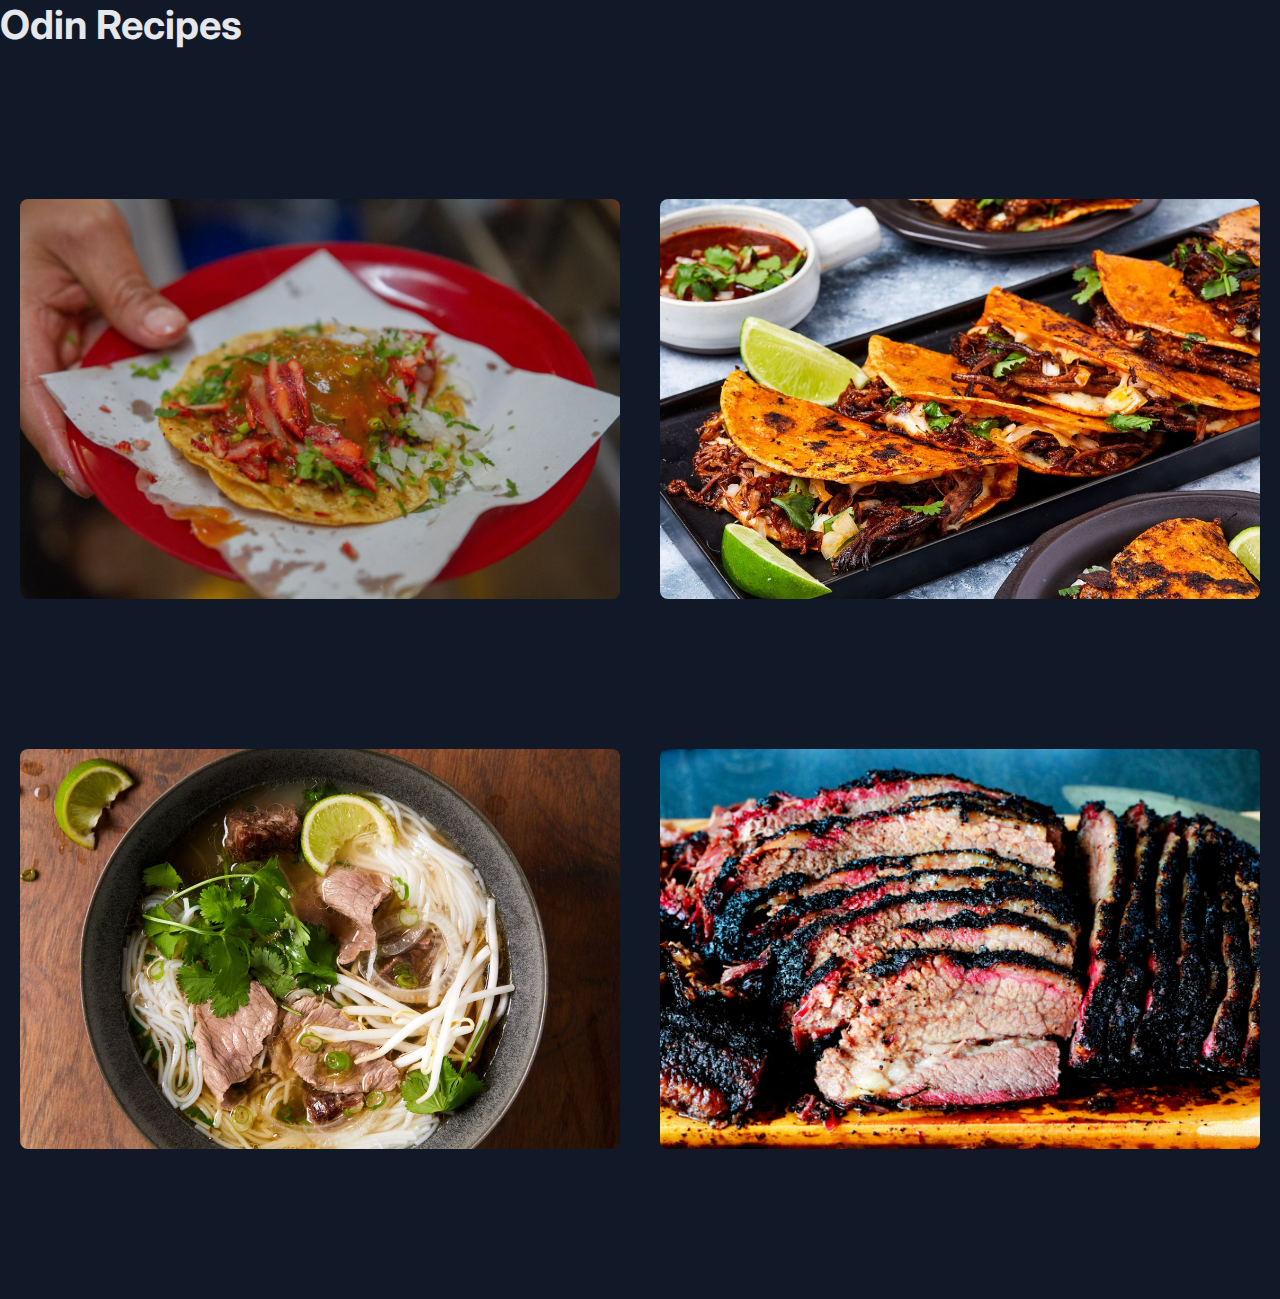
<file: index.html>
<!DOCTYPE html>
<html lang="en">
<head>
    <meta charset="UTF-8">
    <meta name="viewport" content="width=device-width, initial-scale=1.0">
    <link rel="stylesheet" href="styles.css">
    <title>Odin Recipes</title>
</head>
<body id="background">
    <h1 class="main-header">Odin Recipes</h1>

    <div class="recipes-box">
        <a href="recipes/adobada.html">
            <div class="recipe-link">
                <div class="img">
                    <img src="images/taco-de-adobada.jpg" class="recipe-img" alt="Taco de adobada on a plate">
                    <div class="img-overlay">
                        <div class="img-title">Tacos de Adobada</div>
                        <div class="img-text">Meet the best dish in the world, voted by TasteAtlas in 2019</div>
                    </div>
                </div>
            </div>
        </a>
        <a href="recipes/birria.html">
            <div class="recipe-link">
                <div class="img">
                    <img src="images/birria.jpg" class="recipe-img" alt="Tacos de birria lined up on a plate">
                    <div class="img-overlay">
                        <div class="img-title">Birria</div>
                        <div class="img-text">From undesirable to undeniable - How Jalisco's dish achieved stardom</div>
                    </div>
                </div>
            </div>
        </a>
    </div>
    <div class="recipes-box">
        <a href="/recipes/pho.html">
            <div class="recipe-link">
                <div class="img">
                    <img src="images/pho.jpg" class="recipe-img" alt="Bowl of pho">
                    <div class="img-overlay">
                        <div class="img-title">Pho</div>
                        <div class="img-text">Savor the Symphony of Flavors: Dive into the World of Pho Perfection</div>
                    </div>
                </div>
            </div>
        </a>
        <a href="/recipes/brisket.html">
            <div class="recipe-link">
                <div class="img">
                    <img src="images/brisket.jpg" class="recipe-img" alt="Smoked brisket cut up on board">
                    <div class="img-overlay">
                        <div class="img-title">Brisket</div>
                        <div class="img-text">Indulge in the Smoky Bliss</div>
                    </div>
                </div>
            </div>
        </a>
    </div>
</body>
</html>
</file>
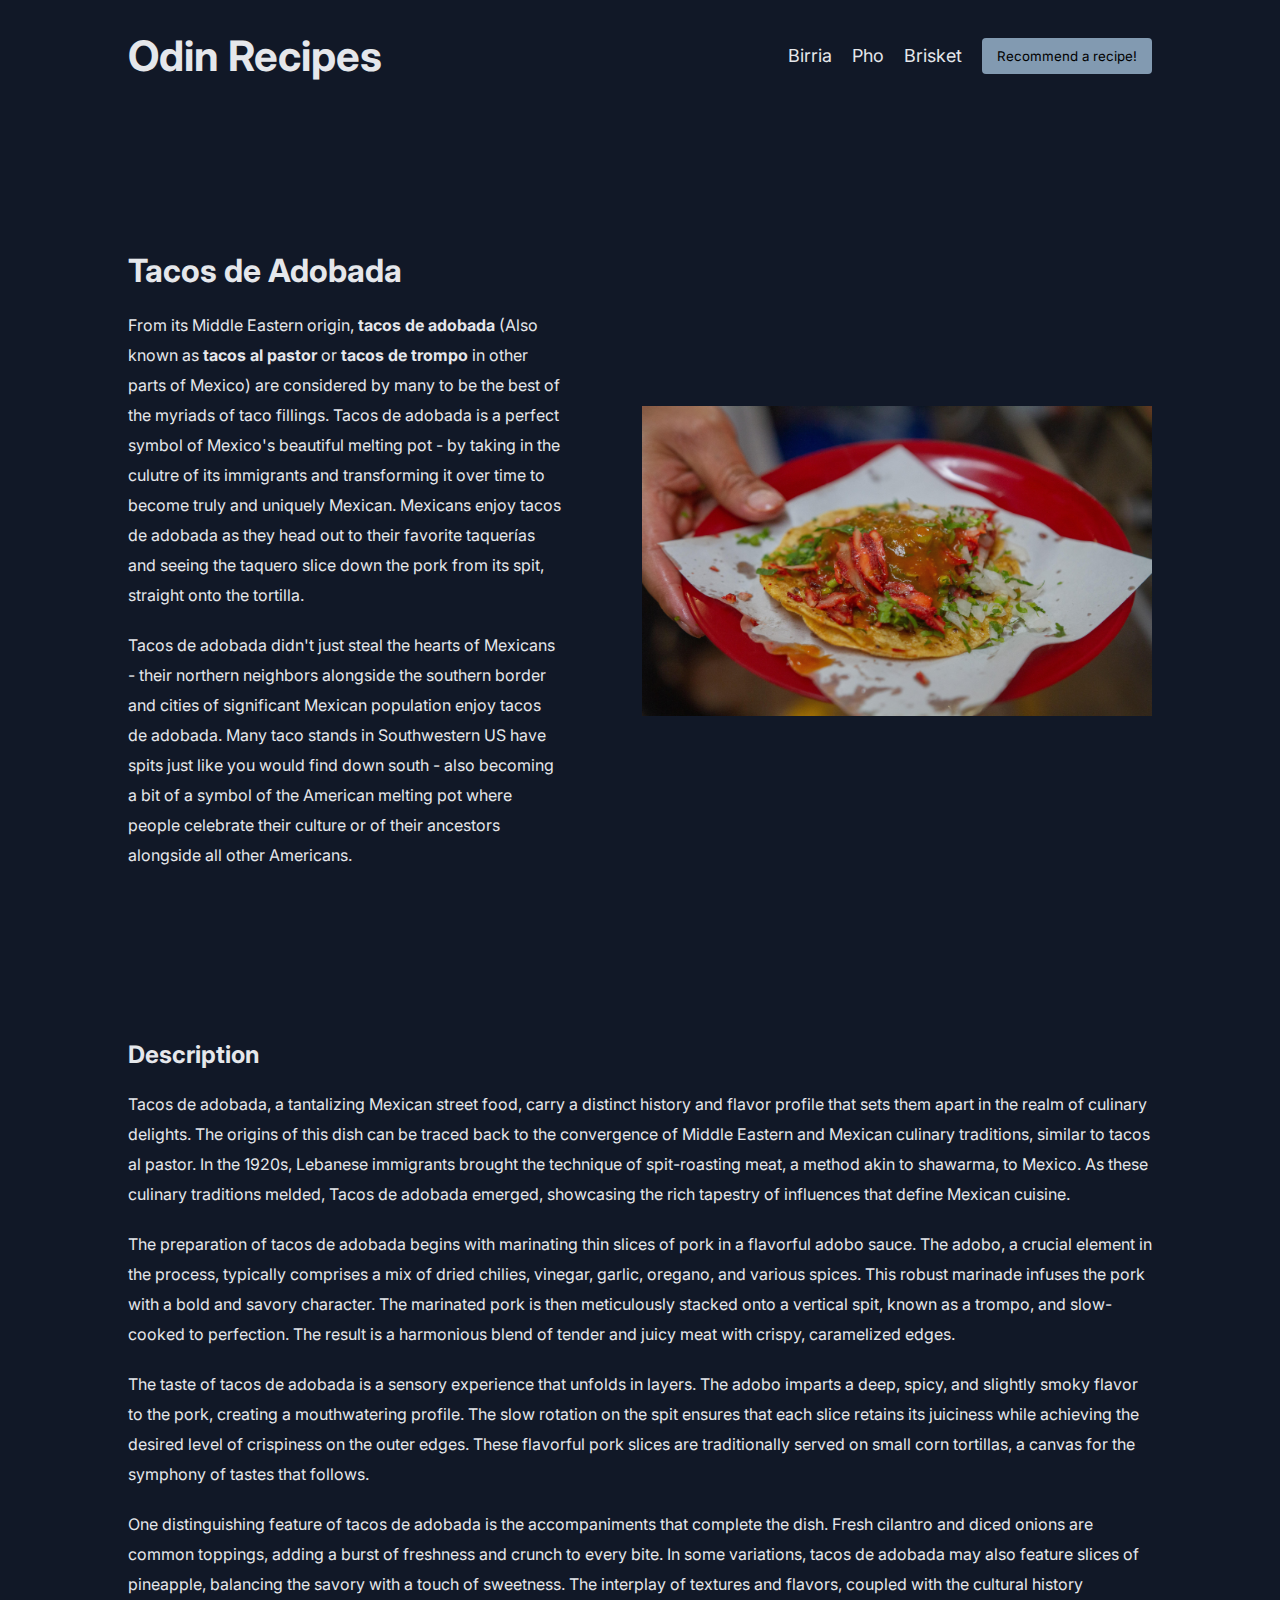
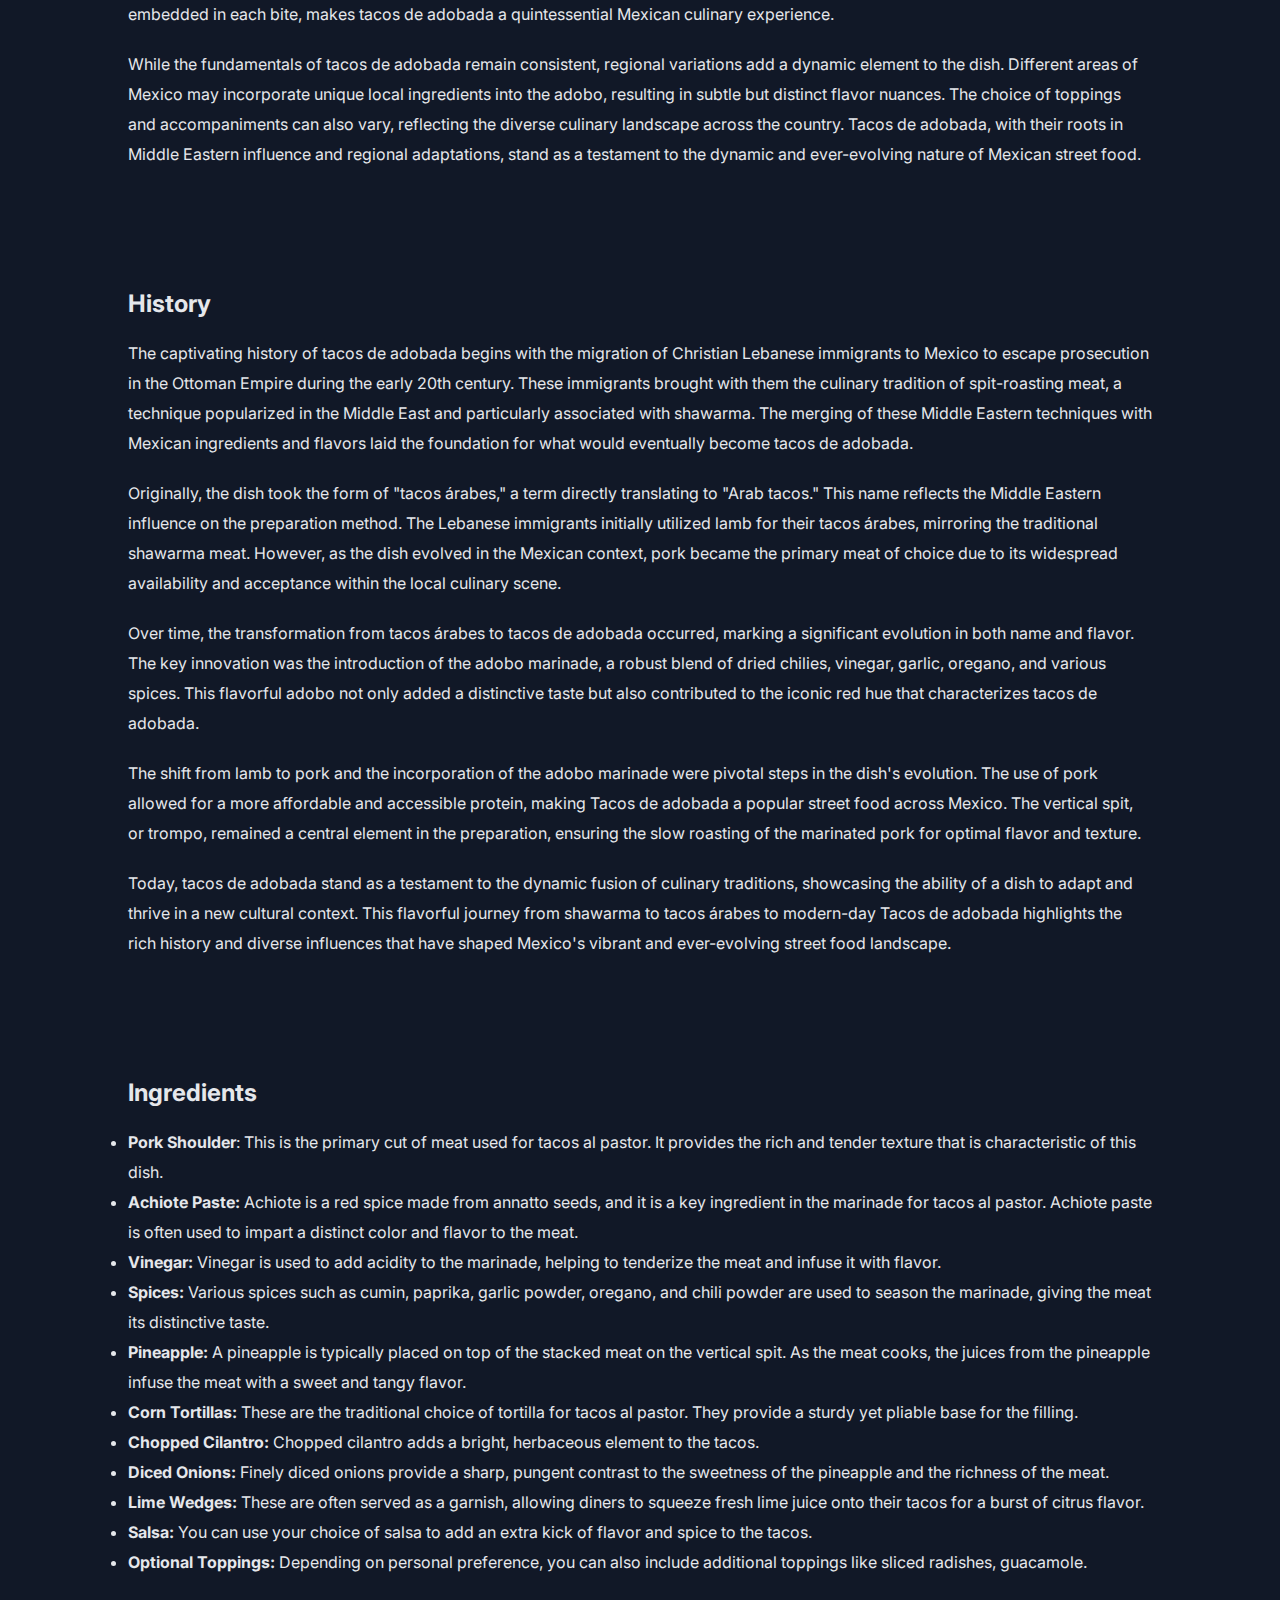
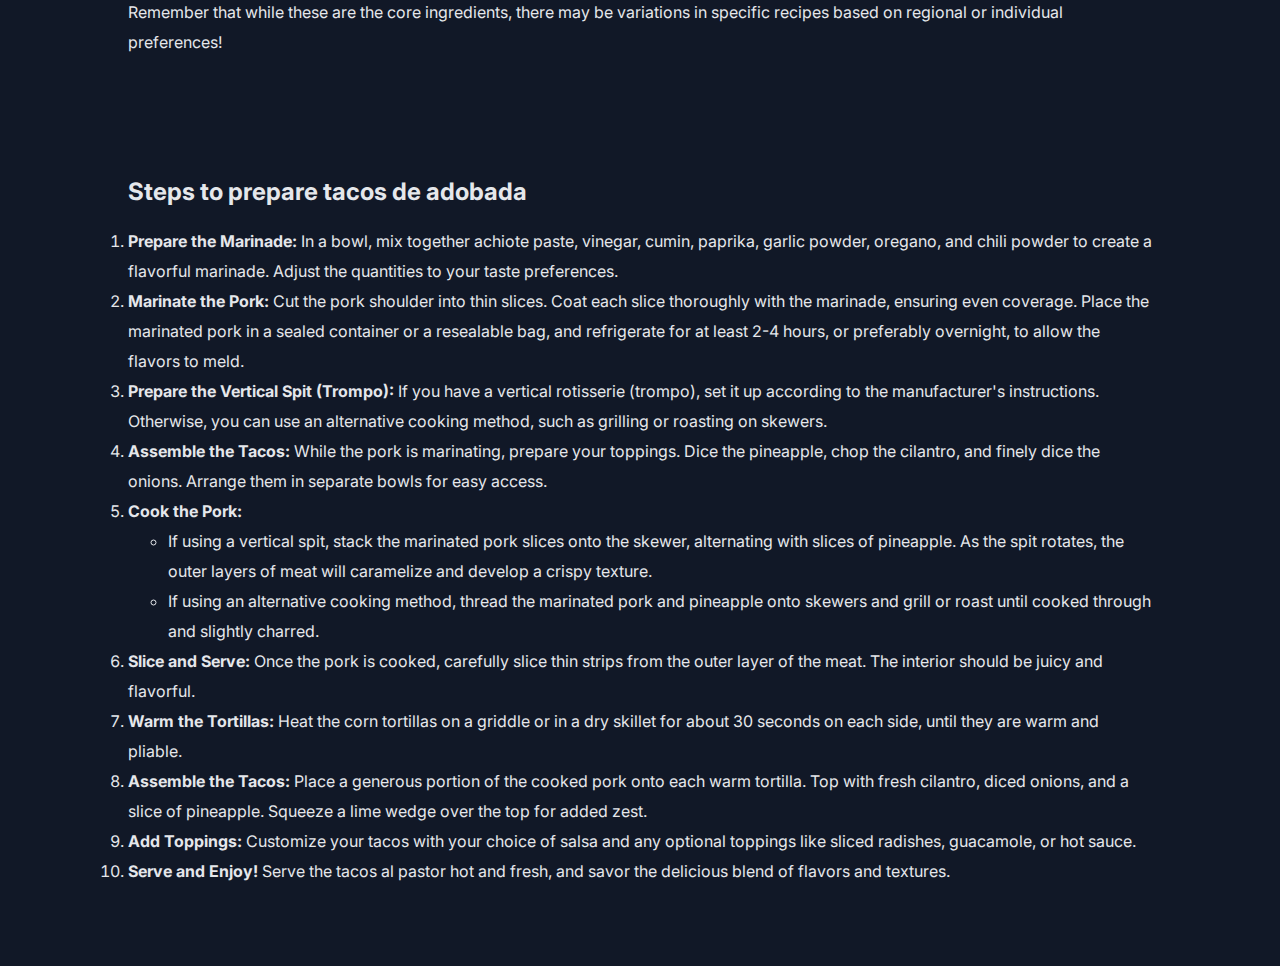
<file: recipes/adobada.html>
<!DOCTYPE html>
<html lang="en">
<head>
    <meta charset="UTF-8">
    <meta name="viewport" content="width=device-width, initial-scale=1.0">
    <link rel="stylesheet" href="../styles.css">
    <title>Tacos de Adobada/Al Pastor</title>
</head>
<body id="background">

  <div class="adobada banner">
    <div class="website-title">
      <a href="../index.html"><h1>Odin Recipes</h1></a>
    </div>
    <div class="banner-right">
      <div class="banner-list">
        <ul>
          <a href="../recipes/birria.html"><li>Birria</li></a>
          <a href="../recipes/pho.html"><li>Pho</li></a>
          <a href="../recipes/brisket.html"><li>Brisket</li></a>
        </ul>
      </div>
      <button>Recommend a recipe!</button>
    </div>
  </div>

  <div class="hero">
    <div class="hero-left">
      <h1>Tacos de Adobada</h1>
      <p>From its Middle Eastern origin, <strong>tacos de adobada</strong> (Also known as <strong>tacos al pastor</strong> or <strong>tacos de trompo</strong> in other parts of Mexico) are considered by many to be the best of the myriads of taco fillings. Tacos de adobada is a perfect symbol of Mexico's beautiful melting pot - by taking in the culutre of its immigrants and transforming it over time to become truly and uniquely Mexican. Mexicans enjoy tacos de adobada as they head out to their favorite taquerías and seeing the taquero slice down the pork from its spit, straight onto the tortilla.</p>
      <p>Tacos de adobada didn't just steal the hearts of Mexicans - their northern neighbors alongside the southern border and cities of significant Mexican population enjoy tacos de adobada. Many taco stands in Southwestern US have spits just like you would find down south - also becoming a bit of a symbol of the American melting pot where people celebrate their culture or of their ancestors alongside all other Americans.</p>
    </div>
    <div class="hero-right">
      <img src="../images/taco-de-adobada.jpg" alt="Taco de adobada on a plate" class="food" height="310" width="510">
    </div>
  </div>

  <div class="page-section">
    <h2>Description</h2>
    <p>Tacos de adobada, a tantalizing Mexican street food, carry a distinct history and flavor profile that sets them apart in the realm of culinary delights. The origins of this dish can be traced back to the convergence of Middle Eastern and Mexican culinary traditions, similar to tacos al pastor. In the 1920s, Lebanese immigrants brought the technique of spit-roasting meat, a method akin to shawarma, to Mexico. As these culinary traditions melded, Tacos de adobada emerged, showcasing the rich tapestry of influences that define Mexican cuisine.</p>
    <p>The preparation of tacos de adobada begins with marinating thin slices of pork in a flavorful adobo sauce. The adobo, a crucial element in the process, typically comprises a mix of dried chilies, vinegar, garlic, oregano, and various spices. This robust marinade infuses the pork with a bold and savory character. The marinated pork is then meticulously stacked onto a vertical spit, known as a trompo, and slow-cooked to perfection. The result is a harmonious blend of tender and juicy meat with crispy, caramelized edges.</p>
    <p>The taste of tacos de adobada is a sensory experience that unfolds in layers. The adobo imparts a deep, spicy, and slightly smoky flavor to the pork, creating a mouthwatering profile. The slow rotation on the spit ensures that each slice retains its juiciness while achieving the desired level of crispiness on the outer edges. These flavorful pork slices are traditionally served on small corn tortillas, a canvas for the symphony of tastes that follows.</p>
    <p>One distinguishing feature of tacos de adobada is the accompaniments that complete the dish. Fresh cilantro and diced onions are common toppings, adding a burst of freshness and crunch to every bite. In some variations, tacos de adobada may also feature slices of pineapple, balancing the savory with a touch of sweetness. The interplay of textures and flavors, coupled with the cultural history embedded in each bite, makes tacos de adobada a quintessential Mexican culinary experience.</p>
    <p>While the fundamentals of tacos de adobada remain consistent, regional variations add a dynamic element to the dish. Different areas of Mexico may incorporate unique local ingredients into the adobo, resulting in subtle but distinct flavor nuances. The choice of toppings and accompaniments can also vary, reflecting the diverse culinary landscape across the country. Tacos de adobada, with their roots in Middle Eastern influence and regional adaptations, stand as a testament to the dynamic and ever-evolving nature of Mexican street food.</p>
  </div>

  <div class="page-section">
    <h2>History</h2>
    <p>The captivating history of tacos de adobada begins with the migration of Christian Lebanese immigrants to Mexico to escape prosecution in the Ottoman Empire during the early 20th century. These immigrants brought with them the culinary tradition of spit-roasting meat, a technique popularized in the Middle East and particularly associated with shawarma. The merging of these Middle Eastern techniques with Mexican ingredients and flavors laid the foundation for what would eventually become tacos de adobada.</p>
    <p>Originally, the dish took the form of "tacos árabes," a term directly translating to "Arab tacos." This name reflects the Middle Eastern influence on the preparation method. The Lebanese immigrants initially utilized lamb for their tacos árabes, mirroring the traditional shawarma meat. However, as the dish evolved in the Mexican context, pork became the primary meat of choice due to its widespread availability and acceptance within the local culinary scene.</p>
    <p>Over time, the transformation from tacos árabes to tacos de adobada occurred, marking a significant evolution in both name and flavor. The key innovation was the introduction of the adobo marinade, a robust blend of dried chilies, vinegar, garlic, oregano, and various spices. This flavorful adobo not only added a distinctive taste but also contributed to the iconic red hue that characterizes tacos de adobada.</p>
    <p>The shift from lamb to pork and the incorporation of the adobo marinade were pivotal steps in the dish's evolution. The use of pork allowed for a more affordable and accessible protein, making Tacos de adobada a popular street food across Mexico. The vertical spit, or trompo, remained a central element in the preparation, ensuring the slow roasting of the marinated pork for optimal flavor and texture.</p>
    <p>Today, tacos de adobada stand as a testament to the dynamic fusion of culinary traditions, showcasing the ability of a dish to adapt and thrive in a new cultural context. This flavorful journey from shawarma to tacos árabes to modern-day Tacos de adobada highlights the rich history and diverse influences that have shaped Mexico's vibrant and ever-evolving street food landscape.</p>
  </div>

  <div class="page-section">
    <h2>Ingredients</h2>
    <ul>
      <li><strong>Pork Shoulder</strong>: This is the primary cut of meat used for tacos al pastor. It provides the rich and tender texture that is characteristic of this dish.</li>
      <li><strong>Achiote Paste:</strong> Achiote is a red spice made from annatto seeds, and it is a key ingredient in the marinade for tacos al pastor. Achiote paste is often used to impart a distinct color and flavor to the meat.</li>
      <li><strong>Vinegar:</strong> Vinegar is used to add acidity to the marinade, helping to tenderize the meat and infuse it with flavor.</li>
      <li><strong>Spices:</strong> Various spices such as cumin, paprika, garlic powder, oregano, and chili powder are used to season the marinade, giving the meat its distinctive taste.</li>
      <li><strong>Pineapple:</strong> A pineapple is typically placed on top of the stacked meat on the vertical spit. As the meat cooks, the juices from the pineapple infuse the meat with a sweet and tangy flavor.</li>
      <li><strong>Corn Tortillas:</strong> These are the traditional choice of tortilla for tacos al pastor. They provide a sturdy yet pliable base for the filling.</li>
      <li><strong>Chopped Cilantro:</strong> Chopped cilantro adds a bright, herbaceous element to the tacos.</li>
      <li><strong>Diced Onions:</strong> Finely diced onions provide a sharp, pungent contrast to the sweetness of the pineapple and the richness of the meat.</li>
      <li><strong>Lime Wedges:</strong> These are often served as a garnish, allowing diners to squeeze fresh lime juice onto their tacos for a burst of citrus flavor.</li>
      <li><strong>Salsa:</strong> You can use your choice of salsa to add an extra kick of flavor and spice to the tacos.</li>
      <li><strong>Optional Toppings:</strong> Depending on personal preference, you can also include additional toppings like sliced radishes, guacamole.</li>
    </ul>
    <p>Remember that while these are the core ingredients, there may be variations in specific recipes based on regional or individual preferences!</p>
  </div>

  <div class="page-section">
    <h2>Steps to prepare tacos de adobada</h2>
    <ol>
      <li><strong>Prepare the Marinade:</strong> In a bowl, mix together achiote paste, vinegar, cumin, paprika, garlic powder, oregano, and chili powder to create a flavorful marinade. Adjust the quantities to your taste preferences.</li>
      <li><strong>Marinate the Pork:</strong> Cut the pork shoulder into thin slices. Coat each slice thoroughly with the marinade, ensuring even coverage. Place the marinated pork in a sealed container or a resealable bag, and refrigerate for at least 2-4 hours, or preferably overnight, to allow the flavors to meld.</li>     
      <li><strong>Prepare the Vertical Spit (Trompo):</strong> If you have a vertical rotisserie (trompo), set it up according to the manufacturer's instructions. Otherwise, you can use an alternative cooking method, such as grilling or roasting on skewers.</li>  
      <li><strong>Assemble the Tacos:</strong> While the pork is marinating, prepare your toppings. Dice the pineapple, chop the cilantro, and finely dice the onions. Arrange them in separate bowls for easy access.</li>  
      <li><strong>Cook the Pork:</strong>
        <ul>
          <li class="mini-list-item">If using a vertical spit, stack the marinated pork slices onto the skewer, alternating with slices of pineapple. As the spit rotates, the outer layers of meat will caramelize and develop a crispy texture.</li>
          <li class="mini-list-item">If using an alternative cooking method, thread the marinated pork and pineapple onto skewers and grill or roast until cooked through and slightly charred.</li>
        </ul>
      </li>
      <li><strong>Slice and Serve:</strong> Once the pork is cooked, carefully slice thin strips from the outer layer of the meat. The interior should be juicy and flavorful.</li>
      <li><strong>Warm the Tortillas:</strong> Heat the corn tortillas on a griddle or in a dry skillet for about 30 seconds on each side, until they are warm and pliable.</li>
      <li><strong>Assemble the Tacos:</strong> Place a generous portion of the cooked pork onto each warm tortilla. Top with fresh cilantro, diced onions, and a slice of pineapple. Squeeze a lime wedge over the top for added zest.</li>
      <li><strong>Add Toppings:</strong> Customize your tacos with your choice of salsa and any optional toppings like sliced radishes, guacamole, or hot sauce.</li>
      <li><strong>Serve and Enjoy!</strong> Serve the tacos al pastor hot and fresh, and savor the delicious blend of flavors and textures.</li>
    </ol>
  </div> 
</body>
</html>
</file>
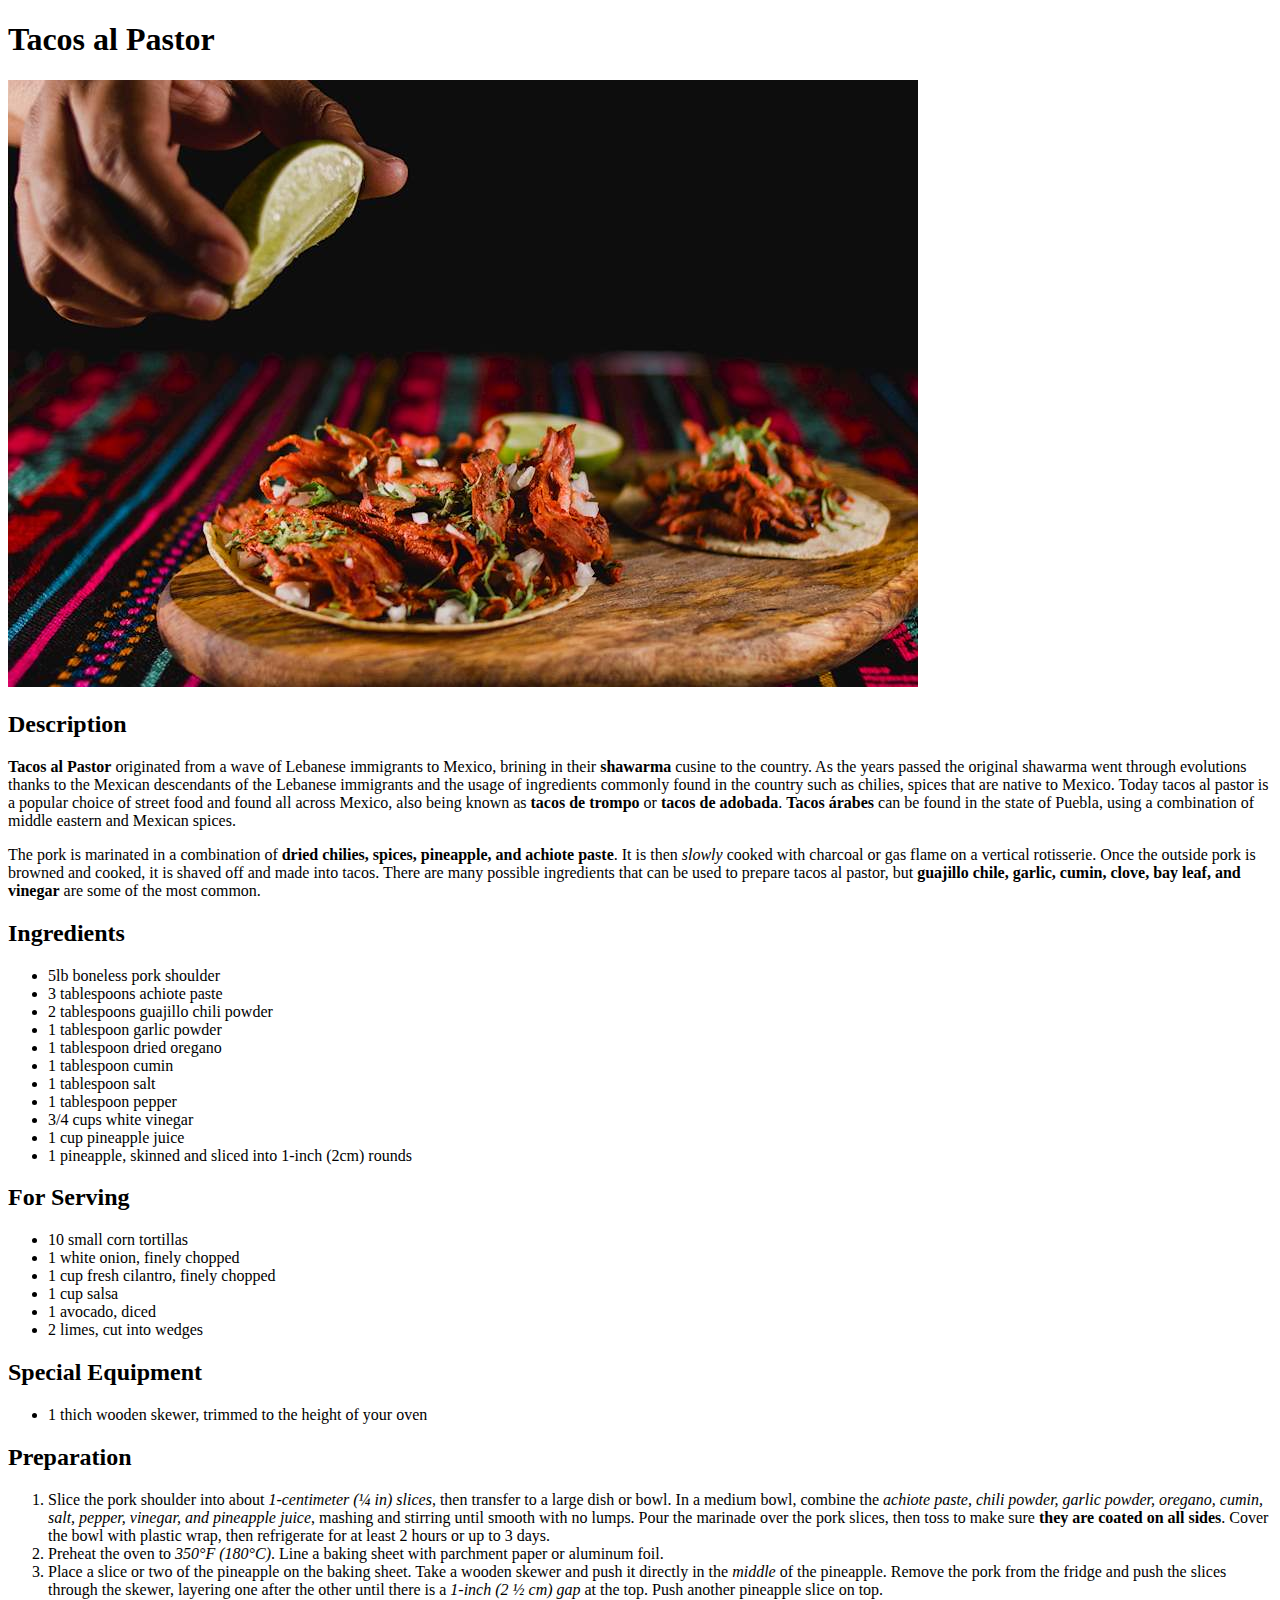
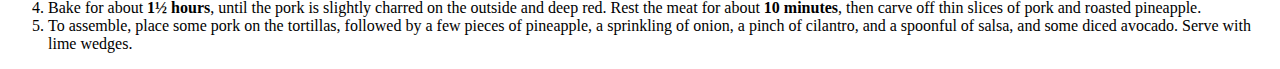
<file: recipes/al-pastor.html>
<!DOCTYPE html>
<html lang="en">

<head>
    <meta charset="UTF-8">
    <meta http-equiv="X-UA-Compatible" content="IE=edge">
    <meta name="viewport" content="width=device-width, initial-scale=1.0">
    <title>Tacos al Pastor</title>
</head>

<body>
    <h1>Tacos al Pastor</h1>
    <img src="../images/tacos-al-pastor.jpg" alt="Tacos al Pastor">
    <h2>Description</h2>
    <p><strong>Tacos al Pastor</strong> originated from a wave of Lebanese immigrants to Mexico, brining in their <b>shawarma</b> cusine to the country. As the years passed the original shawarma went through evolutions thanks to the Mexican descendants of the Lebanese immigrants and the usage of ingredients commonly found in the country such as chilies, spices that are native to Mexico. Today tacos al pastor is a popular choice of street food and found all across Mexico, also being known as <strong>tacos de trompo</strong> or <strong>tacos de adobada</strong>. <b>Tacos árabes</b> can be found in the state of Puebla, using a combination of middle eastern and Mexican spices.</p>
    <p>The pork is marinated in a combination of <b>dried chilies, spices, pineapple, and achiote paste</b>. It is then <em>slowly</em> cooked with charcoal or gas flame on a vertical rotisserie. Once the outside pork is browned and cooked, it is shaved off and made into tacos. There are many possible ingredients that can be used to prepare tacos al pastor, but <strong>guajillo chile, garlic, cumin, clove, bay leaf, and vinegar</strong> are some of the most common.</p>
    <h2>Ingredients</h2>
    <ul>
        <li>5lb boneless pork shoulder</li>
        <li>3 tablespoons achiote paste</li>
        <li>2 tablespoons guajillo chili powder</li>
        <li>1 tablespoon garlic powder</li>
        <li>1 tablespoon dried oregano</li>
        <li>1 tablespoon cumin</li>
        <li>1 tablespoon salt</li>
        <li>1 tablespoon pepper</li>
        <li>3/4 cups white vinegar</li>
        <li>1 cup pineapple juice</li>
        <li>1 pineapple, skinned and sliced into 1-inch (2cm) rounds</li>
    </ul>
    <h2>For Serving</h2>
    <ul>
        <li>10 small corn tortillas</li>
        <li>1 white onion, finely chopped</li>
        <li>1 cup fresh cilantro, finely chopped</li>
        <li>1 cup salsa</li>
        <li>1 avocado, diced</li>
        <li>2 limes, cut into wedges</li>
    </ul>
    <h2>Special Equipment</h2>
    <ul>
        <li>1 thich wooden skewer, trimmed to the height of your oven</li>
    </ul>
    <h2>Preparation</h2>
    <ol>
        <li>Slice the pork shoulder into about <em>1-centimeter (¼ in) slices</em>, then transfer to a large dish or bowl. In a medium bowl, combine the <em>achiote paste, chili powder, garlic powder, oregano, cumin, salt, pepper, vinegar, and pineapple juice</em>, mashing and stirring until smooth with no lumps. Pour the marinade over the pork slices, then toss to make sure <strong>they are coated on all sides</strong>. Cover the bowl with plastic wrap, then refrigerate for at least 2 hours or up to 3 days.</li>
        <li>Preheat the oven to <em>350°F (180°C)</em>. Line a baking sheet with parchment paper or aluminum foil.</li>
        <li>Place a slice or two of the pineapple on the baking sheet. Take a wooden skewer and push it directly in the <em>middle</em> of the pineapple. Remove the pork from the fridge and push the slices through the skewer, layering one after the other until there is a <em>1-inch (2 ½ cm) gap</em> at the top. Push another pineapple slice on top.</li>
        <li>Bake for about <strong>1½ hours</strong>, until the pork is slightly charred on the outside and deep red. Rest the meat for about <strong>10 minutes</strong>, then carve off thin slices of pork and roasted pineapple.</li>
        <li>To assemble, place some pork on the tortillas, followed by a few pieces of pineapple, a sprinkling of onion, a pinch of cilantro, and a spoonful of salsa, and some diced avocado. Serve with lime wedges.</li>
    </ol>
</body>

</html>
</file>
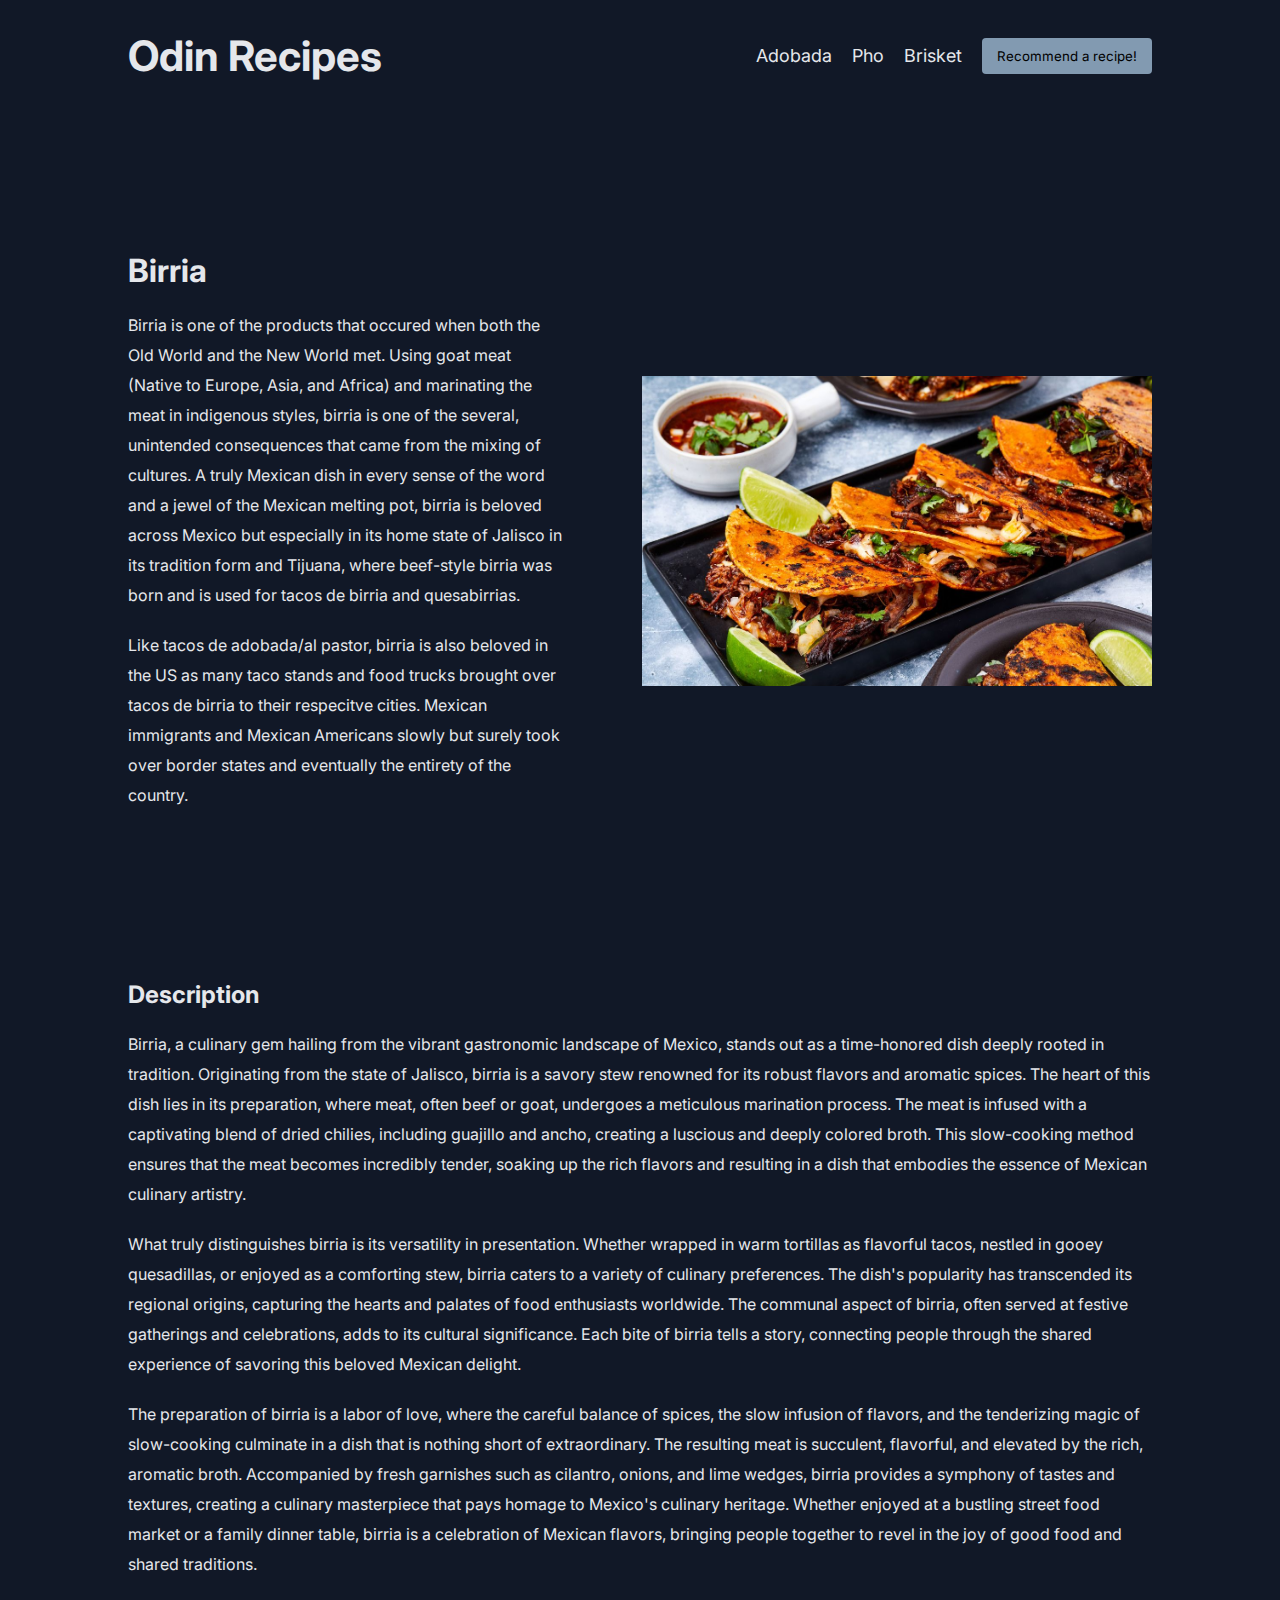
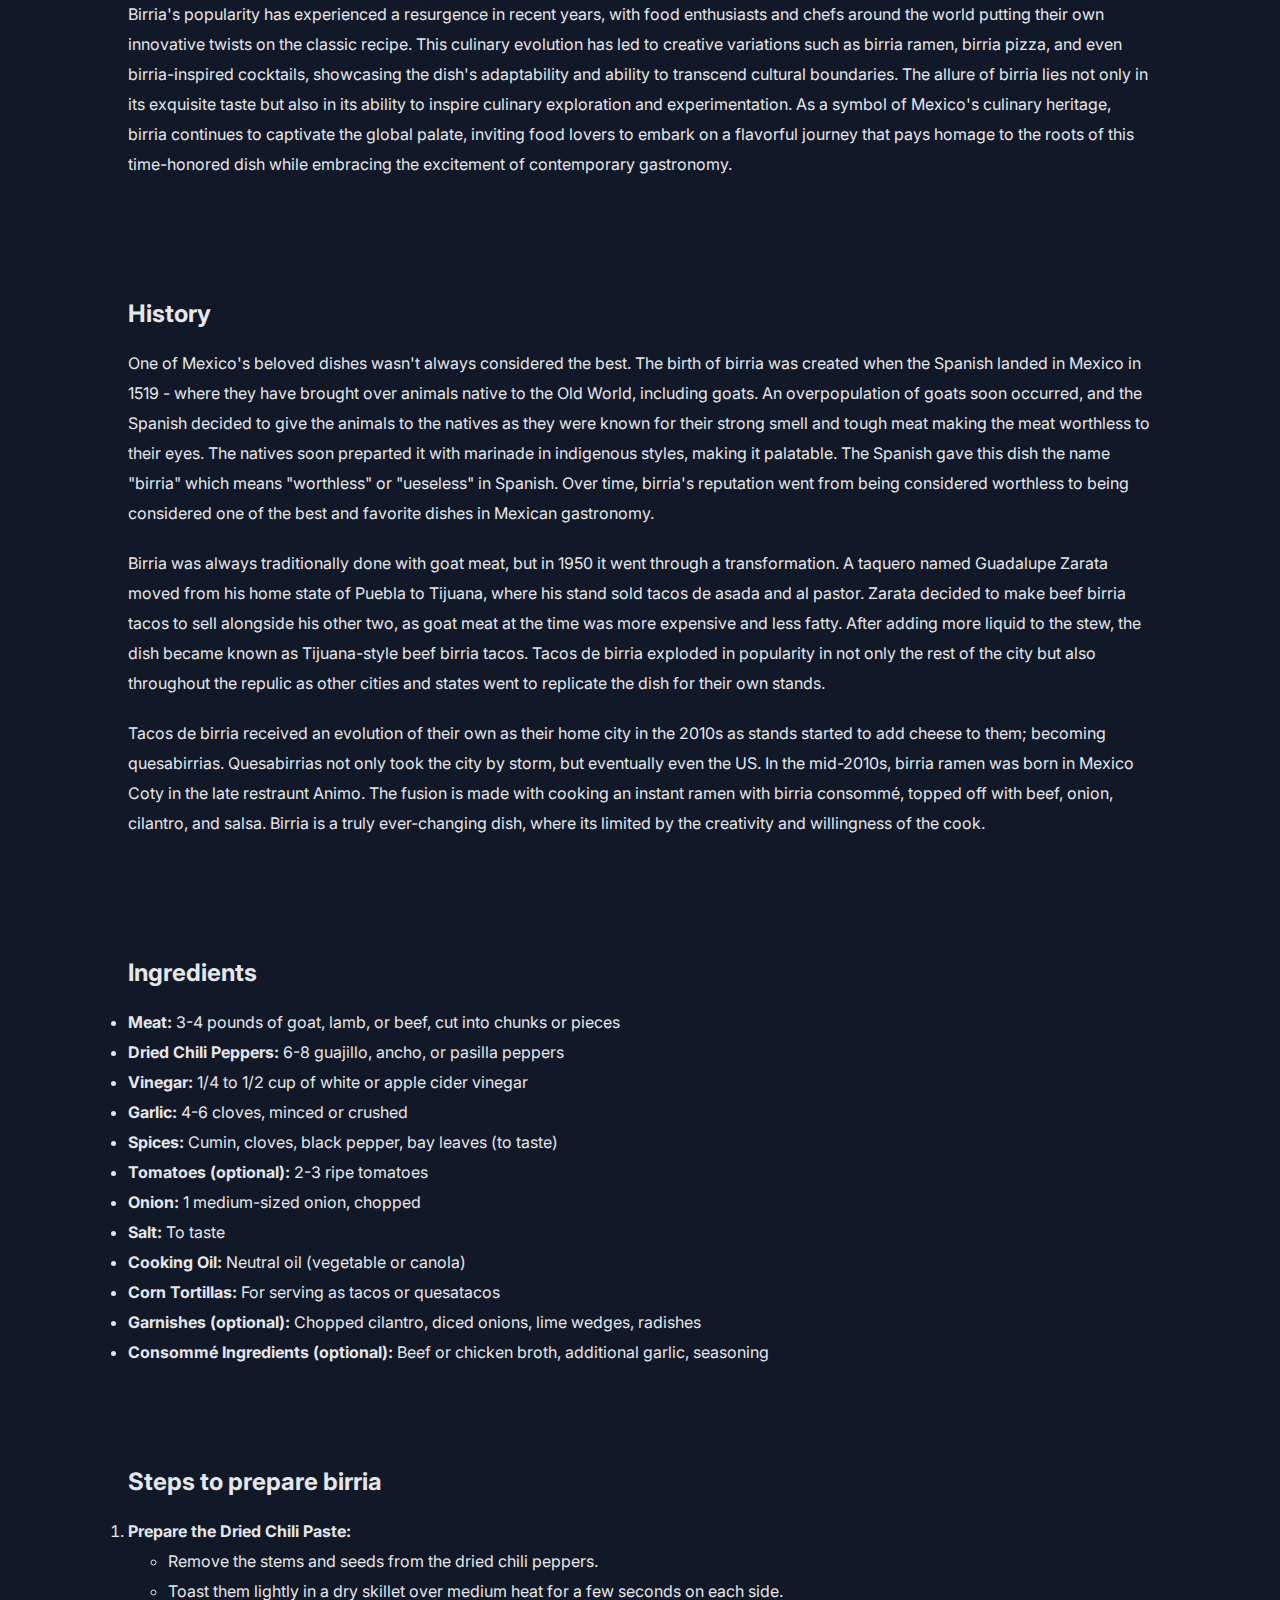
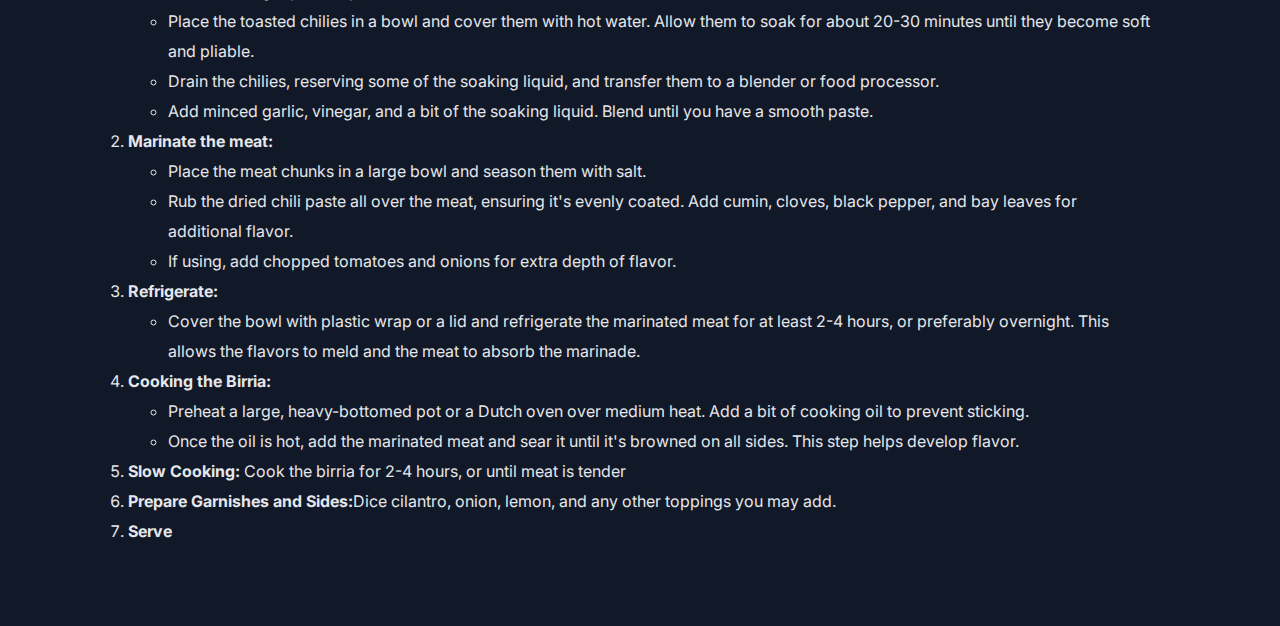
<file: recipes/birria.html>
<!DOCTYPE html>
<html lang="en">
<head>
    <meta charset="UTF-8">
    <meta name="viewport" content="width=device-width, initial-scale=1.0">
    <link rel="stylesheet" href="../styles.css">
    <title>Birria</title>
</head>
<body>
<body id="background">
    <div class="banner">
        <div class="website-title">
        <a href="../index.html"><h1>Odin Recipes</h1></a>
        </div>
        <div class="banner-right">
        <div class="banner-list">
            <ul>
                <a href="../recipes/adobada.html"><li>Adobada</li></a>
                <a href="../recipes/pho.html"><li>Pho</li></a>
                <a href="../recipes/brisket.html"><li>Brisket</li></a>
            </ul>
        </div>
        <button>Recommend a recipe!</button>
        </div>
    </div>

    <div class="hero">
        <div class="hero-left">
            <h1>Birria</h1>
            <p>Birria is one of the products that occured when both the Old World and the New World met. Using goat meat (Native to Europe, Asia, and Africa) and marinating the meat in indigenous styles, birria is one of the several, unintended consequences that came from the mixing of cultures. A truly Mexican dish in every sense of the word and a jewel of the Mexican melting pot, birria is beloved across Mexico but especially in its home state of Jalisco in its tradition form and Tijuana, where beef-style birria was born and is used for tacos de birria and quesabirrias.</p>
            <p>Like tacos de adobada/al pastor, birria is also beloved in the US as many taco stands and food trucks brought over tacos de birria to their respecitve cities. Mexican immigrants and Mexican Americans slowly but surely took over border states and eventually the entirety of the country.</p>
        </div>
        <div class="hero-right">
            <img src="../images/birria.jpg" alt="" class="food" height="310" width="510">
        </div>
    </div>

    <div class="page-section">
        <h2>Description</h2>
        <p>Birria, a culinary gem hailing from the vibrant gastronomic landscape of Mexico, stands out as a time-honored dish deeply rooted in tradition. Originating from the state of Jalisco, birria is a savory stew renowned for its robust flavors and aromatic spices. The heart of this dish lies in its preparation, where meat, often beef or goat, undergoes a meticulous marination process. The meat is infused with a captivating blend of dried chilies, including guajillo and ancho, creating a luscious and deeply colored broth. This slow-cooking method ensures that the meat becomes incredibly tender, soaking up the rich flavors and resulting in a dish that embodies the essence of Mexican culinary artistry.</p>
        <p>What truly distinguishes birria is its versatility in presentation. Whether wrapped in warm tortillas as flavorful tacos, nestled in gooey quesadillas, or enjoyed as a comforting stew, birria caters to a variety of culinary preferences. The dish's popularity has transcended its regional origins, capturing the hearts and palates of food enthusiasts worldwide. The communal aspect of birria, often served at festive gatherings and celebrations, adds to its cultural significance. Each bite of birria tells a story, connecting people through the shared experience of savoring this beloved Mexican delight.</p>
        <p>The preparation of birria is a labor of love, where the careful balance of spices, the slow infusion of flavors, and the tenderizing magic of slow-cooking culminate in a dish that is nothing short of extraordinary. The resulting meat is succulent, flavorful, and elevated by the rich, aromatic broth. Accompanied by fresh garnishes such as cilantro, onions, and lime wedges, birria provides a symphony of tastes and textures, creating a culinary masterpiece that pays homage to Mexico's culinary heritage. Whether enjoyed at a bustling street food market or a family dinner table, birria is a celebration of Mexican flavors, bringing people together to revel in the joy of good food and shared traditions.</p>
        <p>Birria's popularity has experienced a resurgence in recent years, with food enthusiasts and chefs around the world putting their own innovative twists on the classic recipe. This culinary evolution has led to creative variations such as birria ramen, birria pizza, and even birria-inspired cocktails, showcasing the dish's adaptability and ability to transcend cultural boundaries. The allure of birria lies not only in its exquisite taste but also in its ability to inspire culinary exploration and experimentation. As a symbol of Mexico's culinary heritage, birria continues to captivate the global palate, inviting food lovers to embark on a flavorful journey that pays homage to the roots of this time-honored dish while embracing the excitement of contemporary gastronomy.</p>
    </div>

    <div class="page-section">
        <h2>History</h2>
        <p>One of Mexico's beloved dishes wasn't always considered the best. The birth of birria was created when the Spanish landed in Mexico in 1519 - where they have brought over animals native to the Old World, including goats. An overpopulation of goats soon occurred, and the Spanish decided to give the animals to the natives as they were known for their strong smell and tough meat making the meat worthless to their eyes. The natives soon preparted it with marinade in indigenous styles, making it palatable. The Spanish gave this dish the name "birria" which means "worthless" or "ueseless" in Spanish. Over time, birria's reputation went from being considered worthless to being considered one of the best and favorite dishes in Mexican gastronomy.</p>
        <p>Birria was always traditionally done with goat meat, but in 1950 it went through a transformation. A taquero named Guadalupe Zarata moved from his home state of Puebla to Tijuana, where his stand sold tacos de asada and al pastor. Zarata decided to make beef birria tacos to sell alongside his other two, as goat meat at the time was more expensive and less fatty. After adding more liquid to the stew, the dish became known as Tijuana-style beef birria tacos. Tacos de birria exploded in popularity in not only the rest of the city but also throughout the repulic as other cities and states went to replicate the dish for their own stands.</p>
        <p>Tacos de birria received an evolution of their own as their home city in the 2010s as stands started to add cheese to them; becoming quesabirrias. Quesabirrias not only took the city by storm, but eventually even the US. In the mid-2010s, birria ramen was born in Mexico Coty in the late restraunt Animo. The fusion is made with cooking an instant ramen with birria consommé, topped off with beef, onion, cilantro, and salsa. Birria is a truly ever-changing dish, where its limited by the creativity and willingness of the cook.</p>
    </div>

    <div class="page-section">
        <h2>Ingredients</h2>
        <ul>
            <li><strong>Meat:</strong> 3-4 pounds of goat, lamb, or beef, cut into chunks or pieces</li>
            <li><strong>Dried Chili Peppers:</strong> 6-8 guajillo, ancho, or pasilla peppers</li>
            <li><strong>Vinegar:</strong> 1/4 to 1/2 cup of white or apple cider vinegar</li>
            <li><strong>Garlic:</strong> 4-6 cloves, minced or crushed</li>
            <li><strong>Spices:</strong> Cumin, cloves, black pepper, bay leaves (to taste)</li>
            <li><strong>Tomatoes (optional):</strong> 2-3 ripe tomatoes</li>
            <li><strong>Onion:</strong> 1 medium-sized onion, chopped</li>
            <li><strong>Salt:</strong> To taste</li>
            <li><strong>Cooking Oil:</strong> Neutral oil (vegetable or canola)</li>
            <li><strong>Corn Tortillas:</strong> For serving as tacos or quesatacos</li>
            <li><strong>Garnishes (optional):</strong> Chopped cilantro, diced onions, lime wedges, radishes</li>
            <li><strong>Consommé Ingredients (optional):</strong> Beef or chicken broth, additional garlic, seasoning</li>
        </ul>
    </div>

    <div class="page-section">
        <h2>Steps to prepare birria</h2>
        <ol>
            <li><strong>Prepare the Dried Chili Paste:</strong>
                <ul>
                    <li class="mini-list-item">Remove the stems and seeds from the dried chili peppers.</li>
                    <li class="mini-list-item">Toast them lightly in a dry skillet over medium heat for a few seconds on each side.</li>
                    <li class="mini-list-item">Place the toasted chilies in a bowl and cover them with hot water. Allow them to soak for about 20-30 minutes until they become soft and pliable.</li>
                    <li class="mini-list-item">Drain the chilies, reserving some of the soaking liquid, and transfer them to a blender or food processor.</li>
                    <li class="mini-list-item">Add minced garlic, vinegar, and a bit of the soaking liquid. Blend until you have a smooth paste.</li>
                </ul>
            </li>
            <li><strong>Marinate the meat:</strong></li>
            <ul>
                <li class="mini-list-item">Place the meat chunks in a large bowl and season them with salt.</li>
                <li class="mini-list-item">Rub the dried chili paste all over the meat, ensuring it's evenly coated. Add cumin, cloves, black pepper, and bay leaves for additional flavor.</li>
                <li class="mini-list-item">If using, add chopped tomatoes and onions for extra depth of flavor.</li>
            </ul>
            <li><strong>Refrigerate:</strong></li>
            <ul>
                <li class="mini-list-item">Cover the bowl with plastic wrap or a lid and refrigerate the marinated meat for at least 2-4 hours, or preferably overnight. This allows the flavors to meld and the meat to absorb the marinade.</li>
            </ul>
            <li><strong>Cooking the Birria:</strong></li>
            <ul>
                <li class="mini-list-item">Preheat a large, heavy-bottomed pot or a Dutch oven over medium heat. Add a bit of cooking oil to prevent sticking.</li>
                <li class="mini-list-item">Once the oil is hot, add the marinated meat and sear it until it's browned on all sides. This step helps develop flavor.</li>
            </ul>
            <li><strong>Slow Cooking:</strong> Cook the birria for 2-4 hours, or until meat is tender</li>
            <li><strong>Prepare Garnishes and Sides:</strong>Dice cilantro, onion, lemon, and any other toppings you may add.</li>
            <li><strong>Serve</strong></li>
        </ol>
    </div>
</body>
</html>
</file>
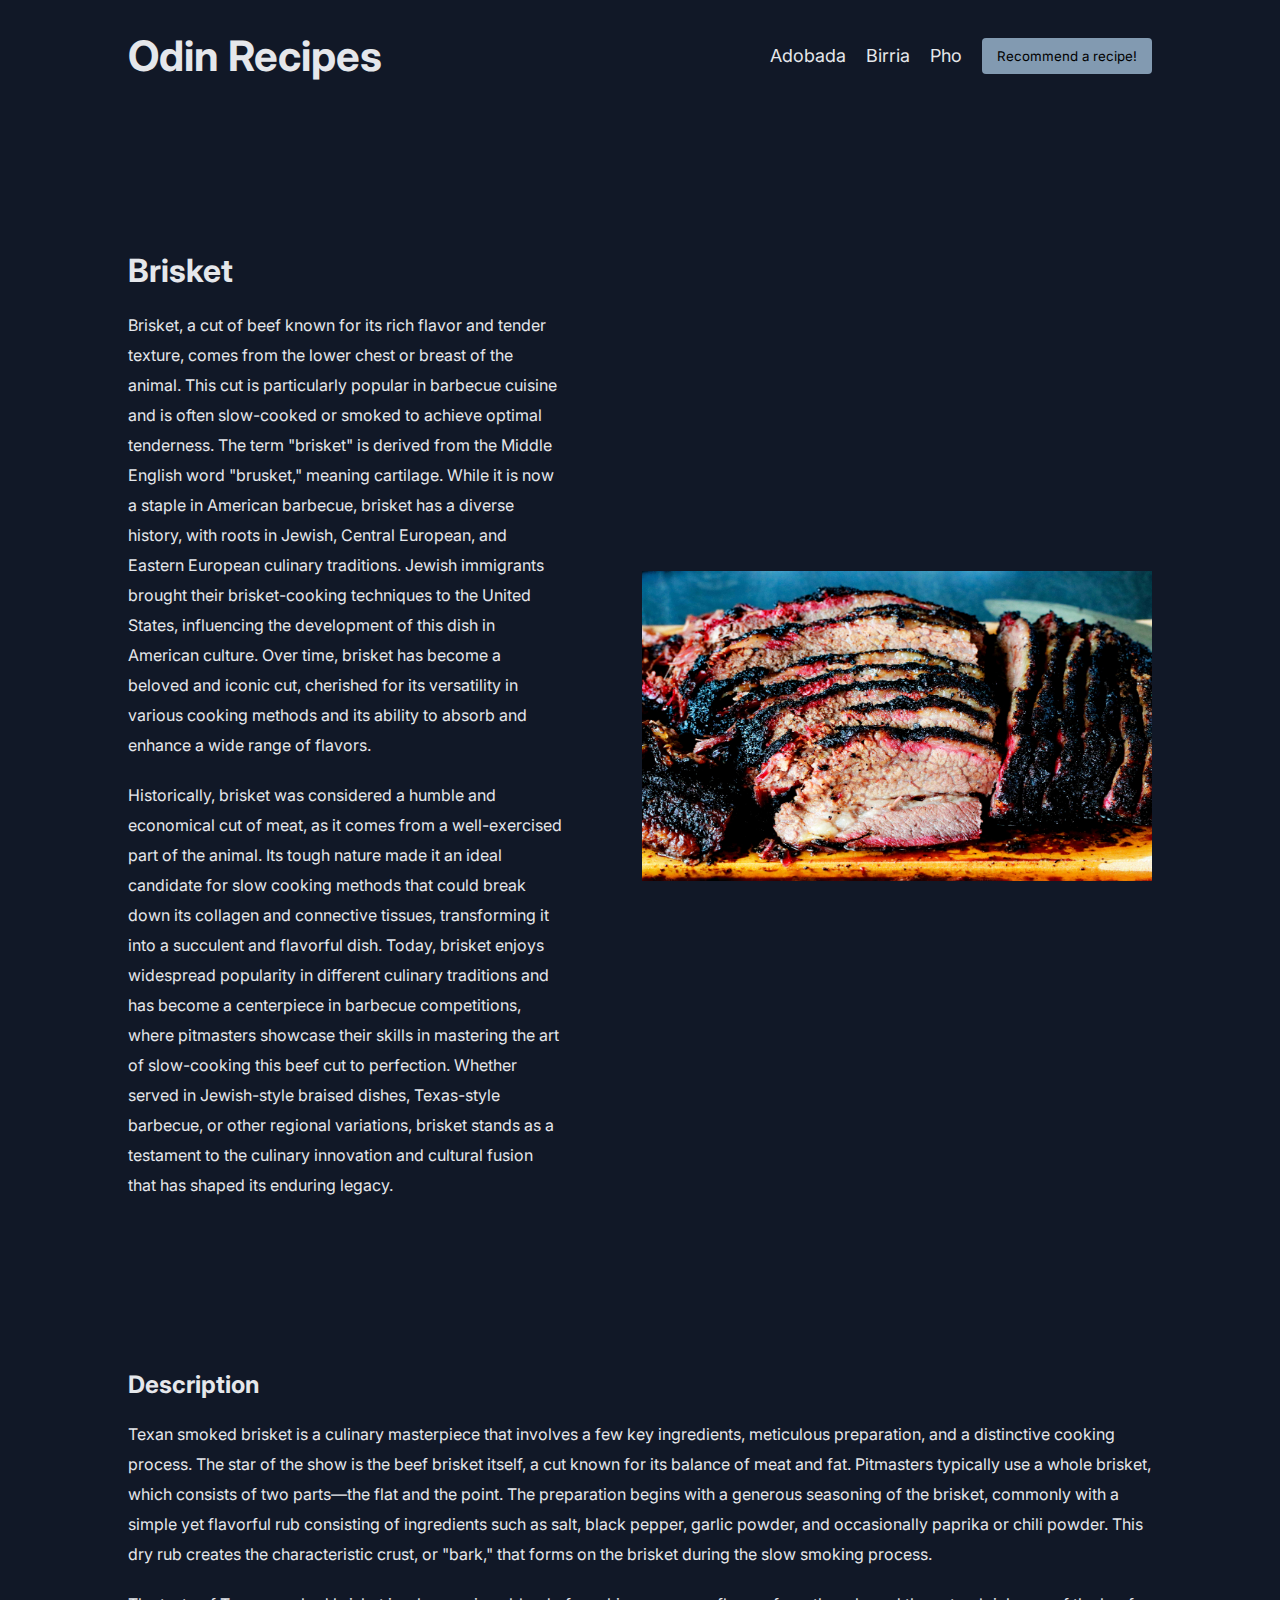
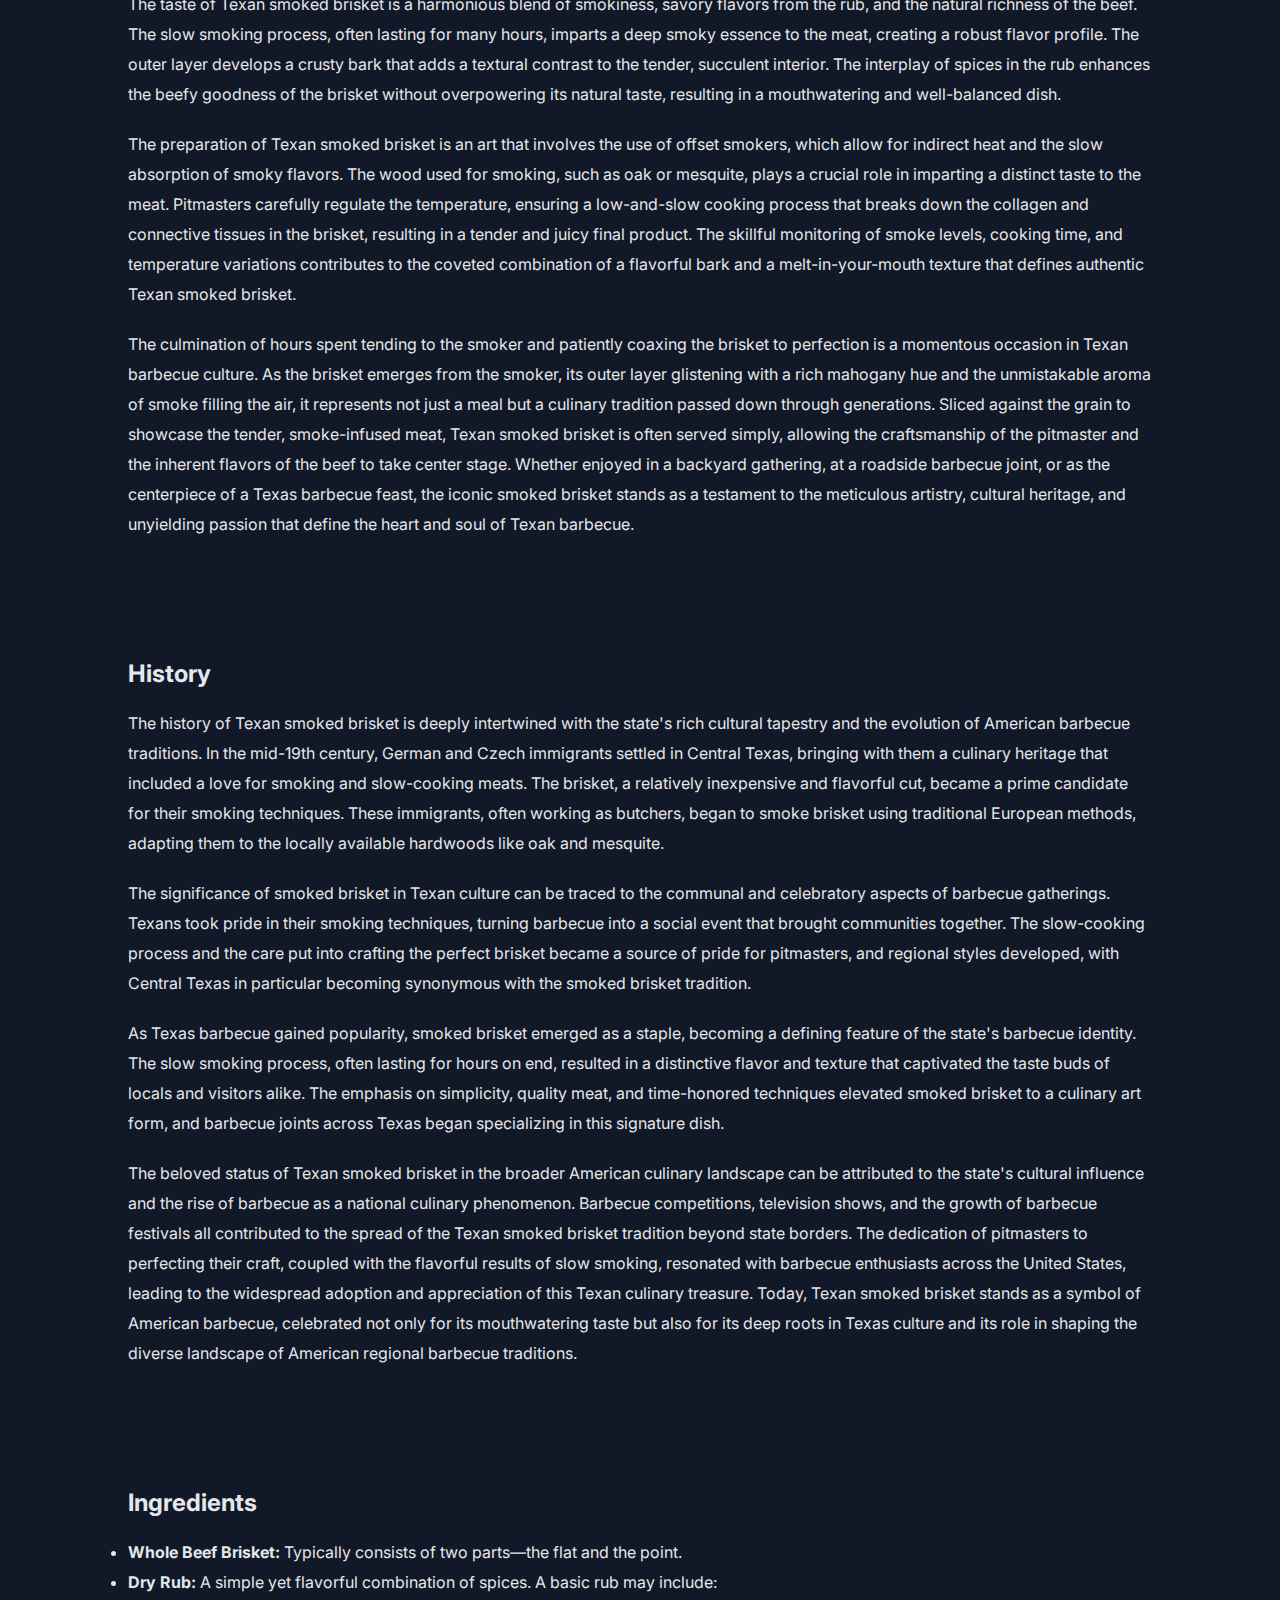
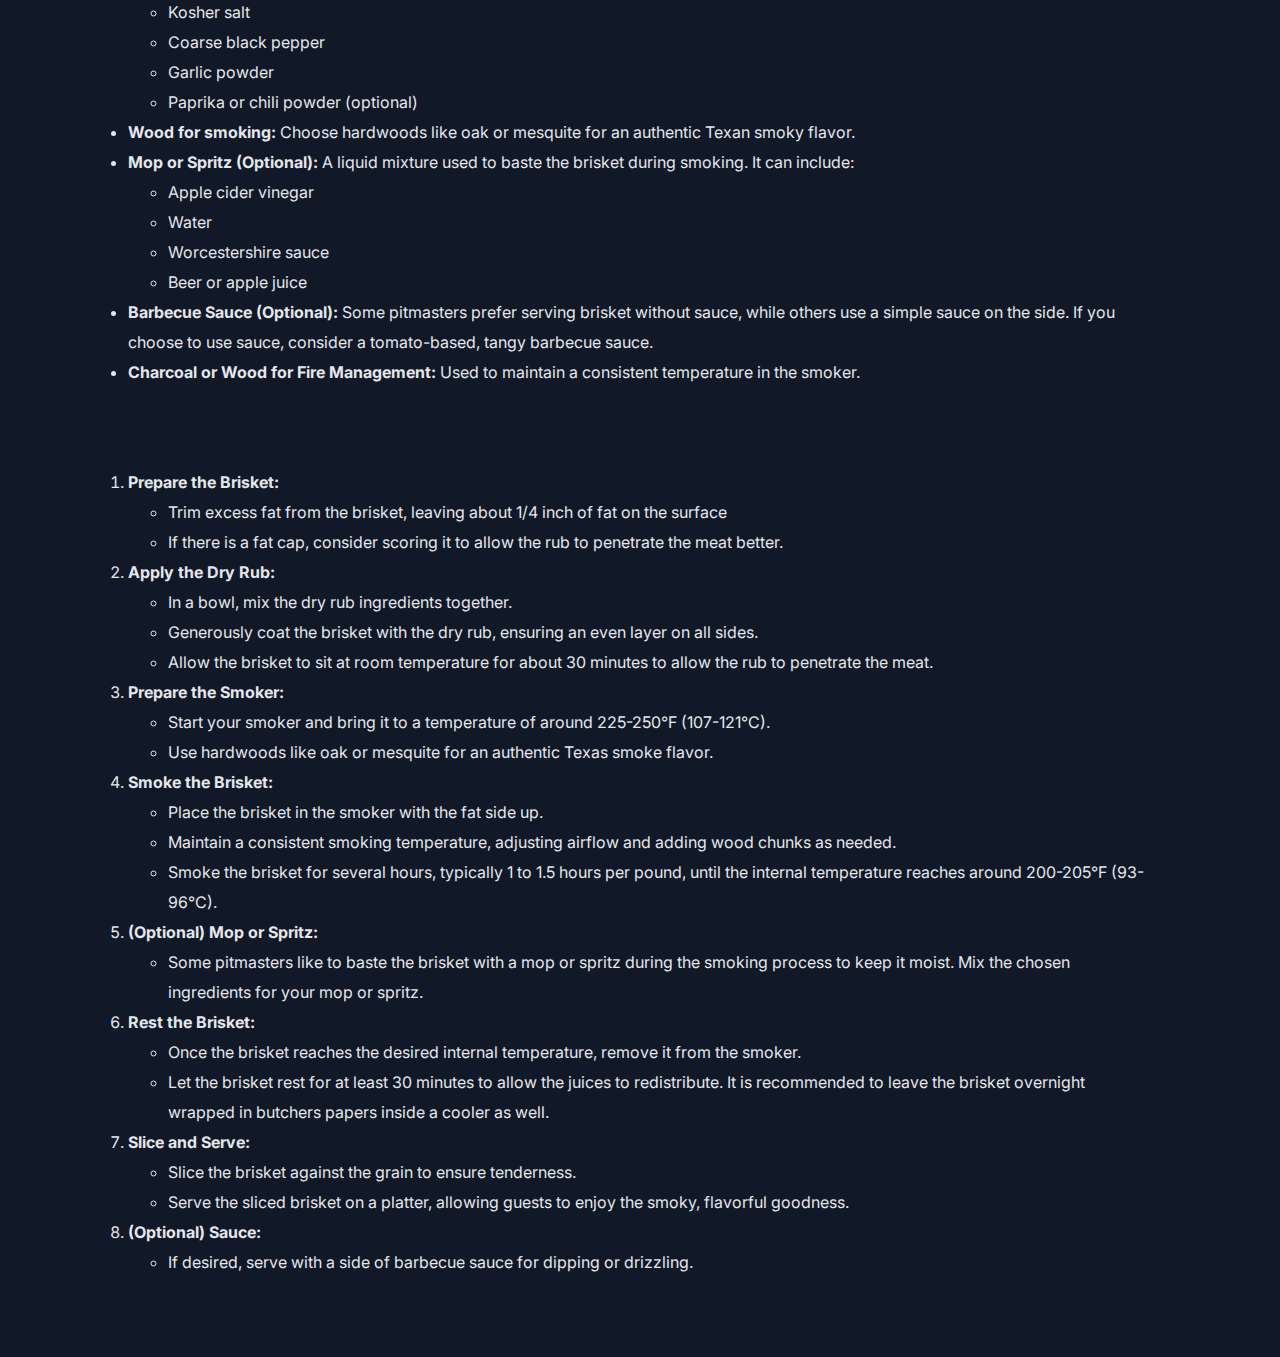
<file: recipes/brisket.html>
<!DOCTYPE html>
<html lang="en">
<head>
    <meta charset="UTF-8">
    <meta name="viewport" content="width=device-width, initial-scale=1.0">
    <link rel="stylesheet" href="../styles.css">
    <title>Brisket</title>
</head>
<body id="background">
    
    <div class="banner">
        <div class="website-title">
        <a href="../index.html"><h1>Odin Recipes</h1></a>
        </div>
        <div class="banner-right">
        <div class="banner-list">
            <ul>
                <a href="../recipes/adobada.html"><li>Adobada</li></a>
                <a href="../recipes/birria.html"><li>Birria</li></a>
                <a href="../recipes/pho.html"><li>Pho</li></a>
            </ul>
        </div>
        <button>Recommend a recipe!</button>
        </div>
    </div>

    <div class="hero">
        <div class="hero-left">
            <h1>Brisket</h1>
            <p>Brisket, a cut of beef known for its rich flavor and tender texture, comes from the lower chest or breast of the animal. This cut is particularly popular in barbecue cuisine and is often slow-cooked or smoked to achieve optimal tenderness. The term "brisket" is derived from the Middle English word "brusket," meaning cartilage. While it is now a staple in American barbecue, brisket has a diverse history, with roots in Jewish, Central European, and Eastern European culinary traditions. Jewish immigrants brought their brisket-cooking techniques to the United States, influencing the development of this dish in American culture. Over time, brisket has become a beloved and iconic cut, cherished for its versatility in various cooking methods and its ability to absorb and enhance a wide range of flavors.</p>
            <p>Historically, brisket was considered a humble and economical cut of meat, as it comes from a well-exercised part of the animal. Its tough nature made it an ideal candidate for slow cooking methods that could break down its collagen and connective tissues, transforming it into a succulent and flavorful dish. Today, brisket enjoys widespread popularity in different culinary traditions and has become a centerpiece in barbecue competitions, where pitmasters showcase their skills in mastering the art of slow-cooking this beef cut to perfection. Whether served in Jewish-style braised dishes, Texas-style barbecue, or other regional variations, brisket stands as a testament to the culinary innovation and cultural fusion that has shaped its enduring legacy.</p>
        </div>
        <div class="hero-right">
            <img src="../images/brisket.jpg" alt="" class="food" height="310" width="510">
        </div>
    </div>

    <div class="page-section">
        <h2>Description</h2>
        <p>Texan smoked brisket is a culinary masterpiece that involves a few key ingredients, meticulous preparation, and a distinctive cooking process. The star of the show is the beef brisket itself, a cut known for its balance of meat and fat. Pitmasters typically use a whole brisket, which consists of two parts—the flat and the point. The preparation begins with a generous seasoning of the brisket, commonly with a simple yet flavorful rub consisting of ingredients such as salt, black pepper, garlic powder, and occasionally paprika or chili powder. This dry rub creates the characteristic crust, or "bark," that forms on the brisket during the slow smoking process.</p>
        <p>The taste of Texan smoked brisket is a harmonious blend of smokiness, savory flavors from the rub, and the natural richness of the beef. The slow smoking process, often lasting for many hours, imparts a deep smoky essence to the meat, creating a robust flavor profile. The outer layer develops a crusty bark that adds a textural contrast to the tender, succulent interior. The interplay of spices in the rub enhances the beefy goodness of the brisket without overpowering its natural taste, resulting in a mouthwatering and well-balanced dish.</p>
        <p>The preparation of Texan smoked brisket is an art that involves the use of offset smokers, which allow for indirect heat and the slow absorption of smoky flavors. The wood used for smoking, such as oak or mesquite, plays a crucial role in imparting a distinct taste to the meat. Pitmasters carefully regulate the temperature, ensuring a low-and-slow cooking process that breaks down the collagen and connective tissues in the brisket, resulting in a tender and juicy final product. The skillful monitoring of smoke levels, cooking time, and temperature variations contributes to the coveted combination of a flavorful bark and a melt-in-your-mouth texture that defines authentic Texan smoked brisket.</p>
        <p>The culmination of hours spent tending to the smoker and patiently coaxing the brisket to perfection is a momentous occasion in Texan barbecue culture. As the brisket emerges from the smoker, its outer layer glistening with a rich mahogany hue and the unmistakable aroma of smoke filling the air, it represents not just a meal but a culinary tradition passed down through generations. Sliced against the grain to showcase the tender, smoke-infused meat, Texan smoked brisket is often served simply, allowing the craftsmanship of the pitmaster and the inherent flavors of the beef to take center stage. Whether enjoyed in a backyard gathering, at a roadside barbecue joint, or as the centerpiece of a Texas barbecue feast, the iconic smoked brisket stands as a testament to the meticulous artistry, cultural heritage, and unyielding passion that define the heart and soul of Texan barbecue.</p>
    </div>

    <div class="page-section">
        <h2>History</h2>
        <p>The history of Texan smoked brisket is deeply intertwined with the state's rich cultural tapestry and the evolution of American barbecue traditions. In the mid-19th century, German and Czech immigrants settled in Central Texas, bringing with them a culinary heritage that included a love for smoking and slow-cooking meats. The brisket, a relatively inexpensive and flavorful cut, became a prime candidate for their smoking techniques. These immigrants, often working as butchers, began to smoke brisket using traditional European methods, adapting them to the locally available hardwoods like oak and mesquite.</p>
        <p>The significance of smoked brisket in Texan culture can be traced to the communal and celebratory aspects of barbecue gatherings. Texans took pride in their smoking techniques, turning barbecue into a social event that brought communities together. The slow-cooking process and the care put into crafting the perfect brisket became a source of pride for pitmasters, and regional styles developed, with Central Texas in particular becoming synonymous with the smoked brisket tradition.</p>
        <p>As Texas barbecue gained popularity, smoked brisket emerged as a staple, becoming a defining feature of the state's barbecue identity. The slow smoking process, often lasting for hours on end, resulted in a distinctive flavor and texture that captivated the taste buds of locals and visitors alike. The emphasis on simplicity, quality meat, and time-honored techniques elevated smoked brisket to a culinary art form, and barbecue joints across Texas began specializing in this signature dish.</p>
        <p>The beloved status of Texan smoked brisket in the broader American culinary landscape can be attributed to the state's cultural influence and the rise of barbecue as a national culinary phenomenon. Barbecue competitions, television shows, and the growth of barbecue festivals all contributed to the spread of the Texan smoked brisket tradition beyond state borders. The dedication of pitmasters to perfecting their craft, coupled with the flavorful results of slow smoking, resonated with barbecue enthusiasts across the United States, leading to the widespread adoption and appreciation of this Texan culinary treasure. Today, Texan smoked brisket stands as a symbol of American barbecue, celebrated not only for its mouthwatering taste but also for its deep roots in Texas culture and its role in shaping the diverse landscape of American regional barbecue traditions.</p>
    </div>

    <div class="page-section">
        <h2>Ingredients</h2>
        <ul>
            <li><strong>Whole Beef Brisket:</strong> Typically consists of two parts—the flat and the point.</li>
            <li><strong>Dry Rub:</strong> A simple yet flavorful combination of spices. A basic rub may include:
                <ul>
                    <li class="mini-list-item">Kosher salt</li>
                    <li class="mini-list-item">Coarse black pepper</li>
                    <li class="mini-list-item">Garlic powder</li>
                    <li class="mini-list-item">Paprika or chili powder (optional)</li>
                </ul>
            </li>
            <li><strong>Wood for smoking:</strong> Choose hardwoods like oak or mesquite for an authentic Texan smoky flavor.</li>
            <li><strong>Mop or Spritz (Optional):</strong> A liquid mixture used to baste the brisket during smoking. It can include:
                <ul>
                    <li class="mini-list-item">Apple cider vinegar</li>
                    <li class="mini-list-item">Water</li>
                    <li class="mini-list-item">Worcestershire sauce</li>
                    <li class="mini-list-item">Beer or apple juice</li>
                </ul>
            </li>
            <li><strong>Barbecue Sauce (Optional):</strong> Some pitmasters prefer serving brisket without sauce, while others use a simple sauce on the side. If you choose to use sauce, consider a tomato-based, tangy barbecue sauce.</li>
            <li><strong>Charcoal or Wood for Fire Management:</strong> Used to maintain a consistent temperature in the smoker.</li>
        </ul>
    </div>

    <div class="page-section">
        <ol>
            <li><strong>Prepare the Brisket:</strong></li>
                <ul>
                    <li class="mini-list-item">Trim excess fat from the brisket, leaving about 1/4 inch of fat on the surface</li>
                    <li class="mini-list-item">If there is a fat cap, consider scoring it to allow the rub to penetrate the meat better.</li>
                </ul>
            <li><strong>Apply the Dry Rub:</strong></li>
                <ul>
                    <li class="mini-list-item">In a bowl, mix the dry rub ingredients together.</li>
                    <li class="mini-list-item">Generously coat the brisket with the dry rub, ensuring an even layer on all sides.</li>
                    <li class="mini-list-item">Allow the brisket to sit at room temperature for about 30 minutes to allow the rub to penetrate the meat.</li>
                </ul>
            <li><strong>Prepare the Smoker:</strong></li>
                <ul>
                    <li class="mini-list-item">Start your smoker and bring it to a temperature of around 225-250°F (107-121°C).</li>
                    <li class="mini-list-item">Use hardwoods like oak or mesquite for an authentic Texas smoke flavor.</li>
                </ul>
            <li><strong>Smoke the Brisket:</strong></li>
                <ul>
                    <li class="mini-list-item">Place the brisket in the smoker with the fat side up.</li>
                    <li class="mini-list-item">Maintain a consistent smoking temperature, adjusting airflow and adding wood chunks as needed.</li>
                    <li class="mini-list-item">Smoke the brisket for several hours, typically 1 to 1.5 hours per pound, until the internal temperature reaches around 200-205°F (93-96°C).</li>
                </ul>
            <li><strong>(Optional) Mop or Spritz:</strong></li>
                <ul>
                    <li class="mini-list-item">Some pitmasters like to baste the brisket with a mop or spritz during the smoking process to keep it moist. Mix the chosen ingredients for your mop or spritz.</li>
                </ul>
            <li><strong>Rest the Brisket:</strong></li>
                <ul>
                    <li class="mini-list-item">Once the brisket reaches the desired internal temperature, remove it from the smoker.</li>
                    <li class="mini-list-item">Let the brisket rest for at least 30 minutes to allow the juices to redistribute. It is recommended to leave the brisket overnight wrapped in butchers papers inside a cooler as well.</li>
                </ul>
            <li><strong>Slice and Serve:</strong></li>
                <ul>
                    <li class="mini-list-item">Slice the brisket against the grain to ensure tenderness.</li>
                    <li class="mini-list-item">Serve the sliced brisket on a platter, allowing guests to enjoy the smoky, flavorful goodness.</li>
                </ul>
            <li><strong>(Optional) Sauce:</strong></li>
                <ul>
                    <li class="mini-list-item">If desired, serve with a side of barbecue sauce for dipping or drizzling.</li>
                </ul>
        </ol>
    </div>

</body>
</html>
</file>
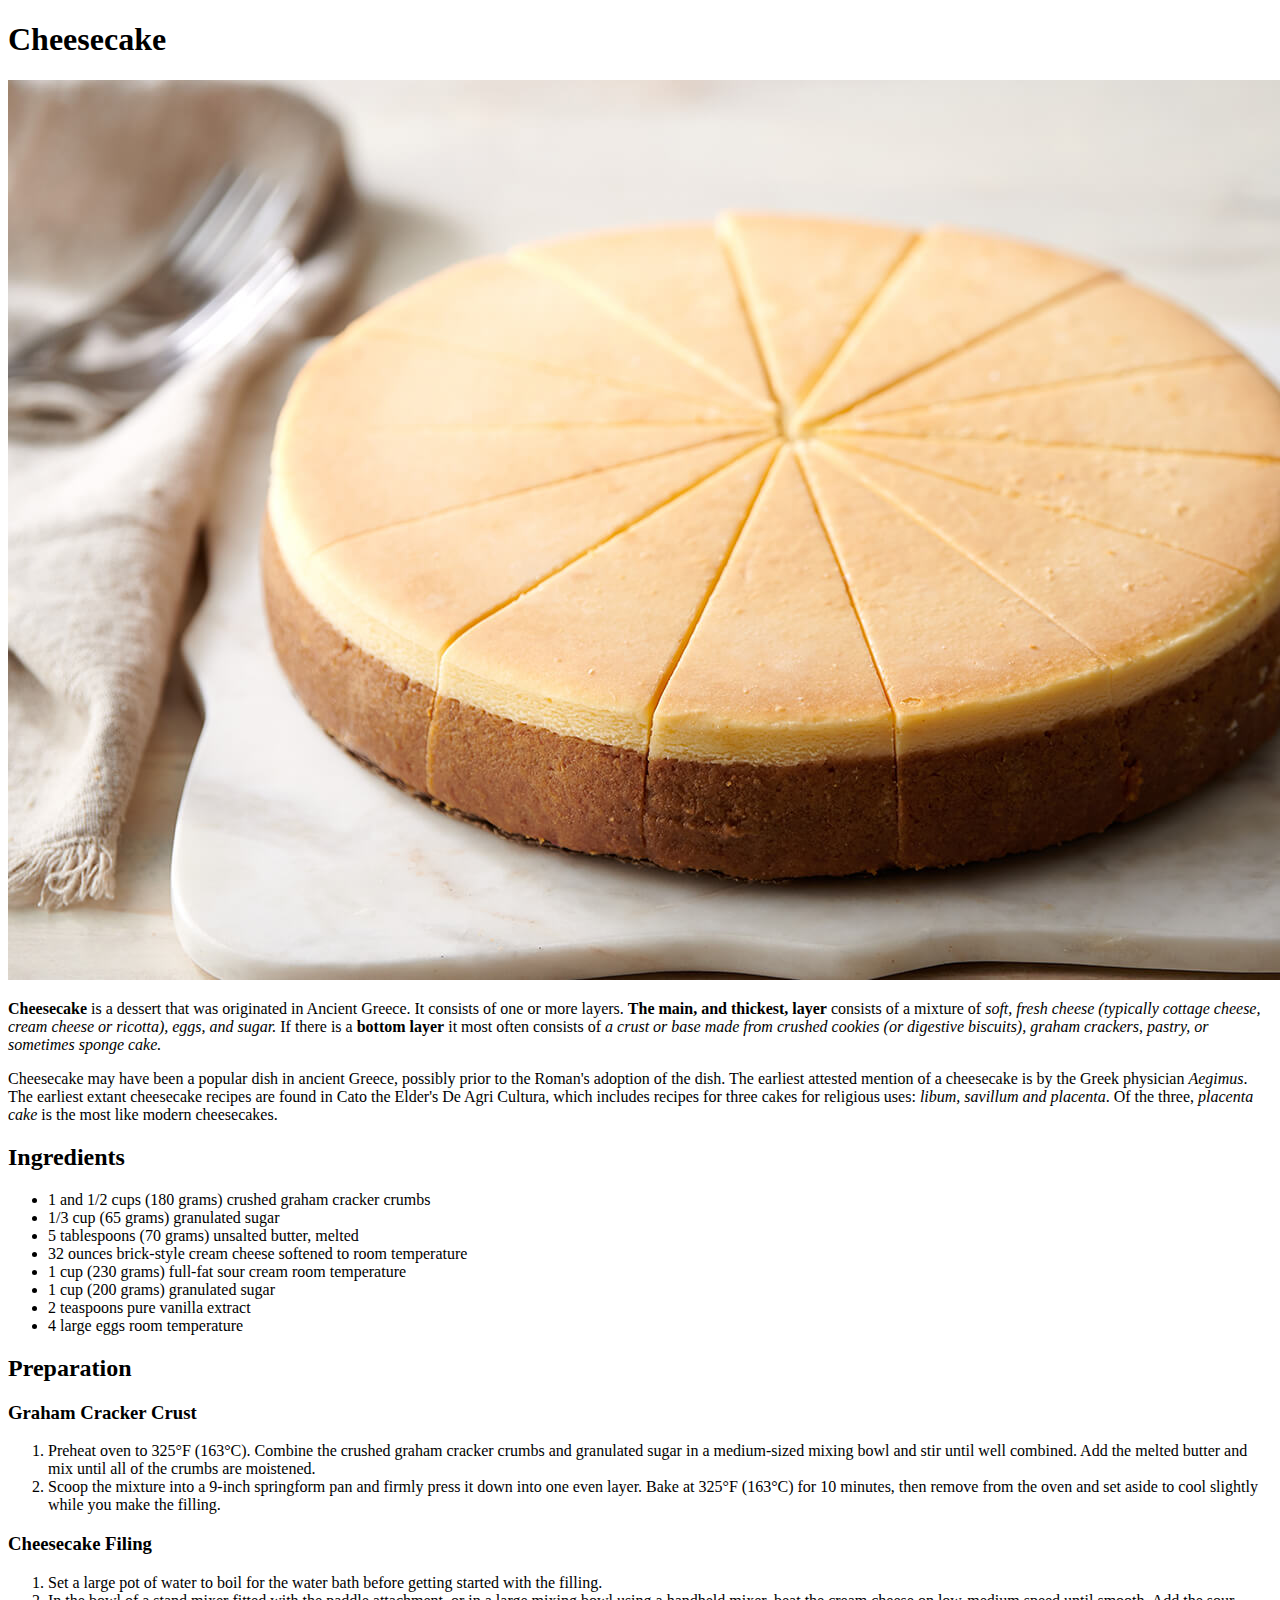
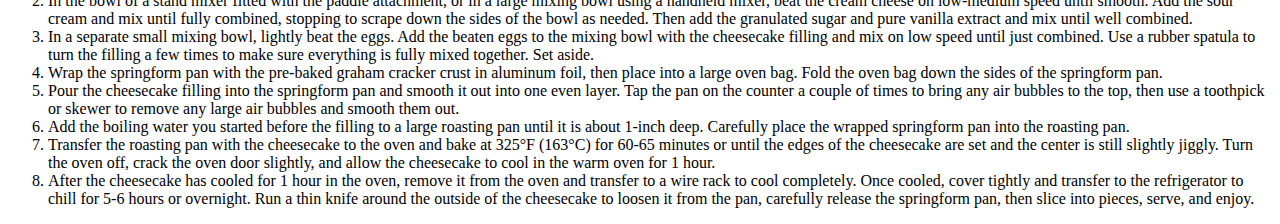
<file: recipes/cheesecake.html>
<!DOCTYPE html>
<html lang="en">
<head>
    <meta charset="UTF-8">
    <meta http-equiv="X-UA-Compatible" content="IE=edge">
    <meta name="viewport" content="width=device-width, initial-scale=1.0">
    <title>Cheesecake</title>
</head>
<body>
    <h1>Cheesecake</h1>
    <img src="../images/cheesecake.jpg" alt="Classic cheesecake">
    <p><strong>Cheesecake</strong> is a dessert that was originated in Ancient Greece. It consists of one or more layers. <strong>The main, and thickest, layer</strong> consists of a mixture of <em>soft, fresh cheese (typically cottage cheese, cream cheese or ricotta), eggs, and sugar.</em> If there is a <strong>bottom layer</strong> it most often consists of <em>a crust or base made from crushed cookies (or digestive biscuits), graham crackers, pastry, or sometimes sponge cake.</em></p>
    <p>Cheesecake may have been a popular dish in ancient Greece, possibly prior to the Roman's adoption of the dish. The earliest attested mention of a cheesecake is by the Greek physician <i>Aegimus</i>. The earliest extant cheesecake recipes are found in Cato the Elder's De Agri Cultura, which includes recipes for three cakes for religious uses: <i>libum, savillum and placenta</i>. Of the three, <i>placenta cake</i> is the most like modern cheesecakes.</p>
    <h2>Ingredients</h2>
    <ul>
        <li>1 and 1/2 cups (180 grams) crushed graham cracker crumbs</li>
        <li>1/3 cup (65 grams) granulated sugar</li>
        <li>5 tablespoons (70 grams) unsalted butter, melted</li>
        <li>32 ounces brick-style cream cheese softened to room temperature</li>
        <li>1 cup (230 grams) full-fat sour cream room temperature</li>
        <li>1 cup (200 grams) granulated sugar</li>
        <li>2 teaspoons pure vanilla extract</li>
        <li>4 large eggs room temperature</li>
    </ul>
    <h2>Preparation</h2>
    <h3>Graham Cracker Crust</h3>
    <ol>
        <li>Preheat oven to 325°F (163°C). Combine the crushed graham cracker crumbs and granulated sugar in a medium-sized mixing bowl and stir until well combined. Add the melted butter and mix until all of the crumbs are moistened.</li>
        <li>Scoop the mixture into a 9-inch springform pan and firmly press it down into one even layer. Bake at 325°F (163°C) for 10 minutes, then remove from the oven and set aside to cool slightly while you make the filling.</li>
    </ol>
    <h3>Cheesecake Filing</h3>
    <ol>
        <li>Set a large pot of water to boil for the water bath before getting started with the filling.</li>
        <li>In the bowl of a stand mixer fitted with the paddle attachment, or in a large mixing bowl using a handheld mixer, beat the cream cheese on low-medium speed until smooth. Add the sour cream and mix until fully combined, stopping to scrape down the sides of the bowl as needed. Then add the granulated sugar and pure vanilla extract and mix until well combined.</li>
        <li>In a separate small mixing bowl, lightly beat the eggs. Add the beaten eggs to the mixing bowl with the cheesecake filling and mix on low speed until just combined. Use a rubber spatula to turn the filling a few times to make sure everything is fully mixed together. Set aside.</li>
        <li>Wrap the springform pan with the pre-baked graham cracker crust in aluminum foil, then place into a large oven bag. Fold the oven bag down the sides of the springform pan.</li>
        <li>Pour the cheesecake filling into the springform pan and smooth it out into one even layer. Tap the pan on the counter a couple of times to bring any air bubbles to the top, then use a toothpick or skewer to remove any large air bubbles and smooth them out.</li>
        <li>Add the boiling water you started before the filling to a large roasting pan until it is about 1-inch deep. Carefully place the wrapped springform pan into the roasting pan.</li>
        <li>Transfer the roasting pan with the cheesecake to the oven and bake at 325°F (163°C) for 60-65 minutes or until the edges of the cheesecake are set and the center is still slightly jiggly. Turn the oven off, crack the oven door slightly, and allow the cheesecake to cool in the warm oven for 1 hour.</li>
        <li>After the cheesecake has cooled for 1 hour in the oven, remove it from the oven and transfer to a wire rack to cool completely. Once cooled, cover tightly and transfer to the refrigerator to chill for 5-6 hours or overnight. Run a thin knife around the outside of the cheesecake to loosen it from the pan, carefully release the springform pan, then slice into pieces, serve, and enjoy.</li>
    </ol>
</body>
</html>
</file>
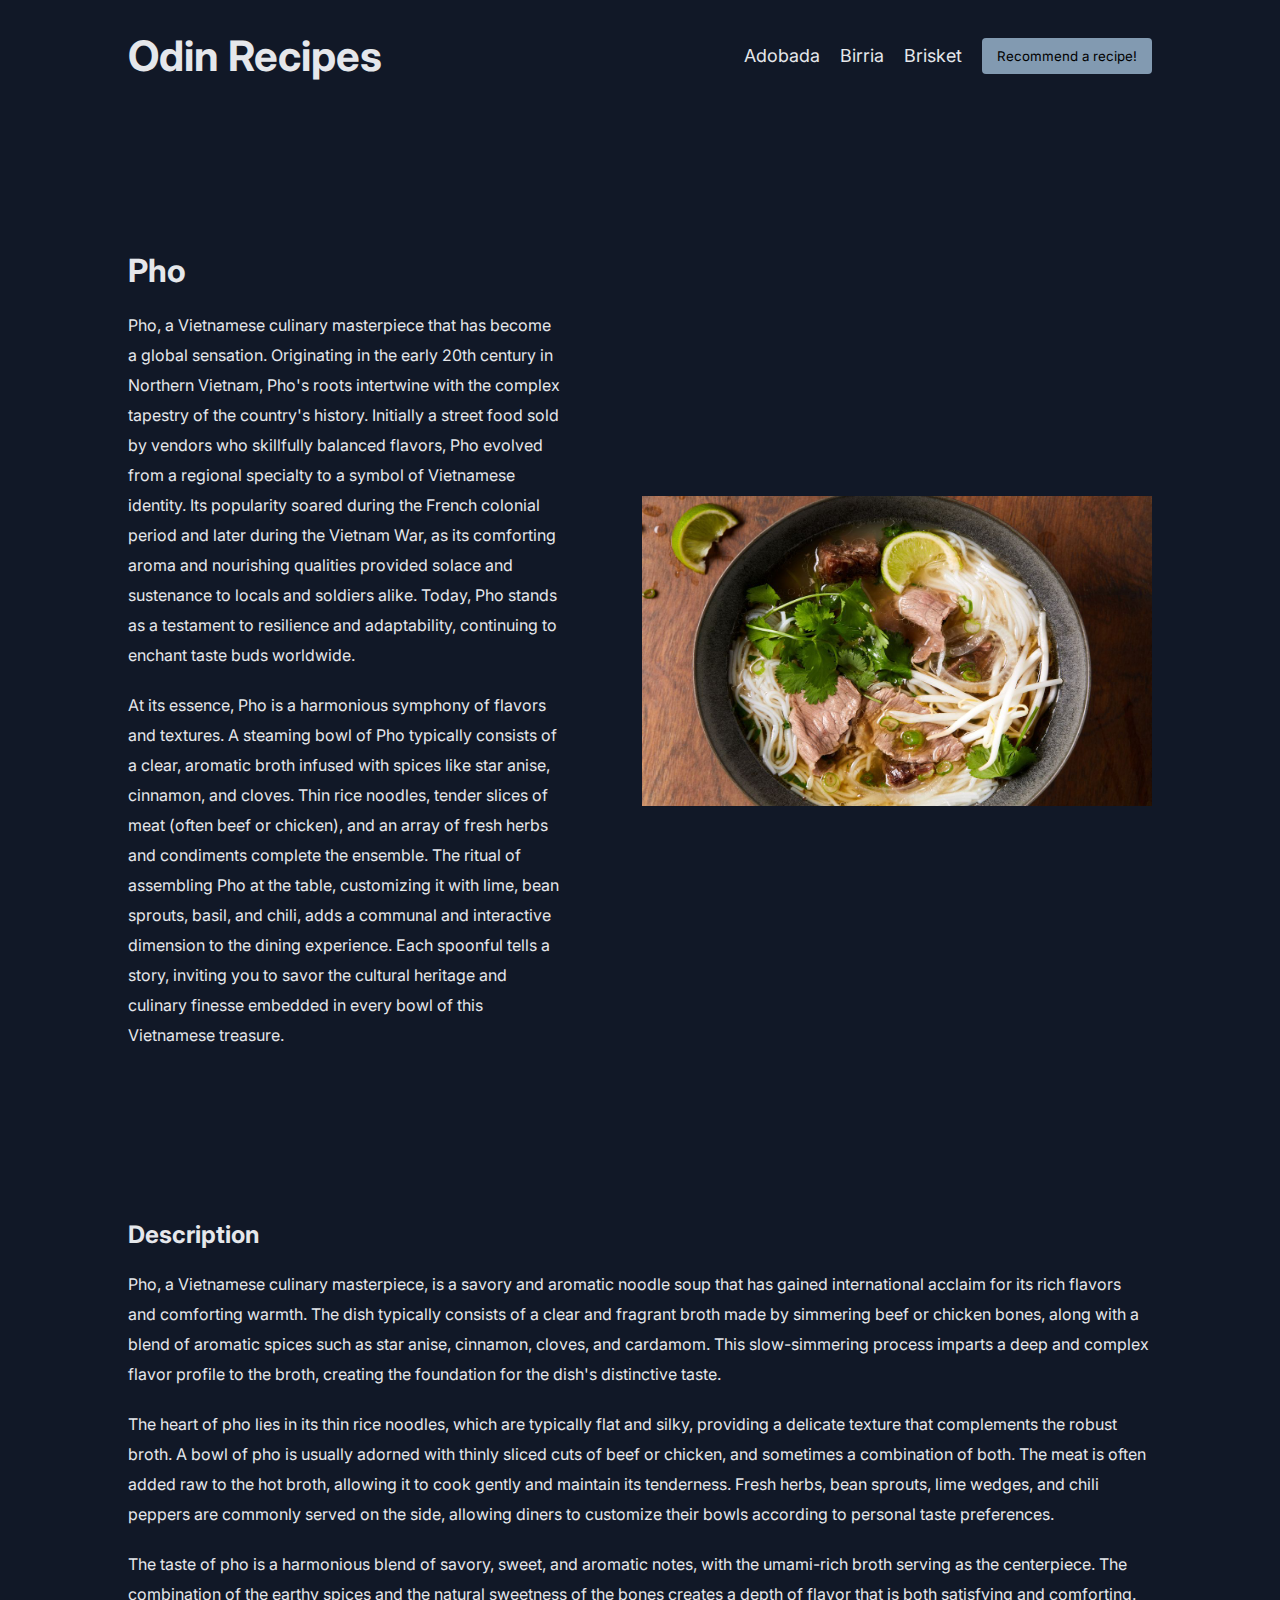
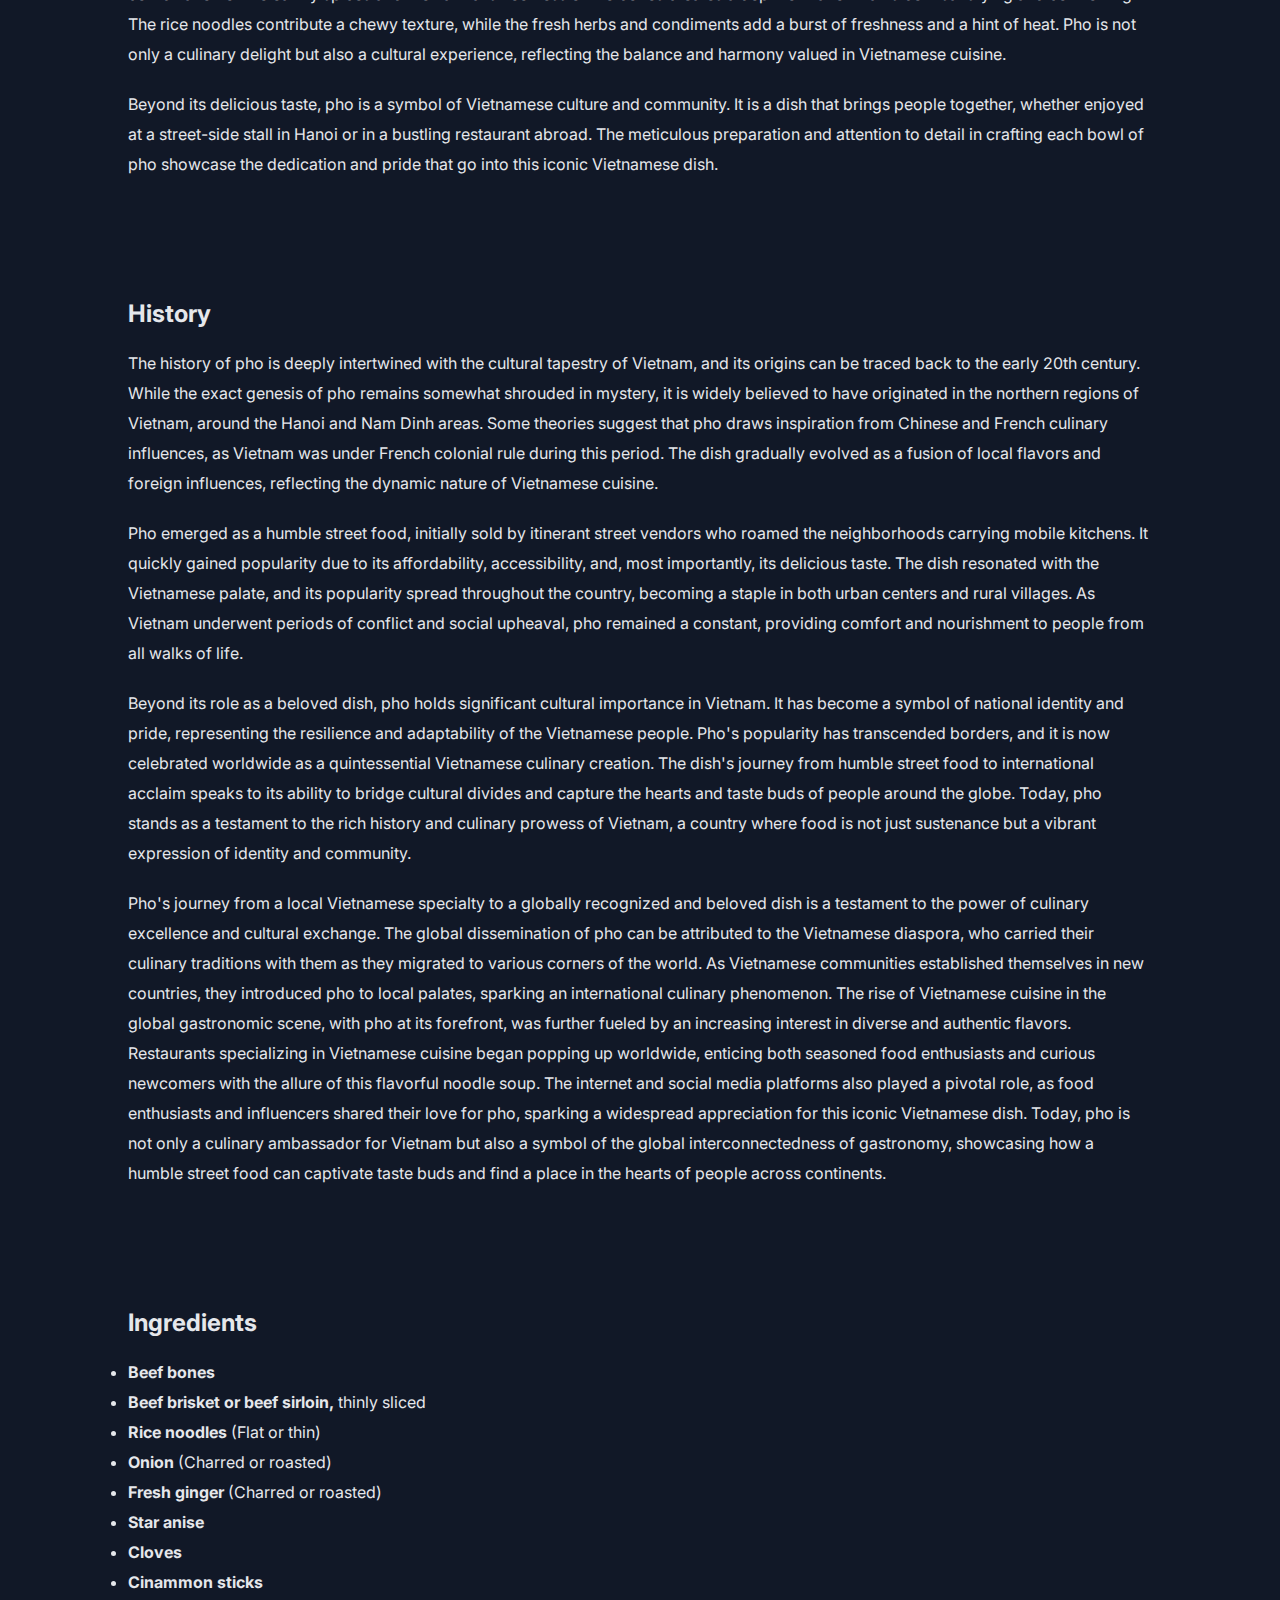
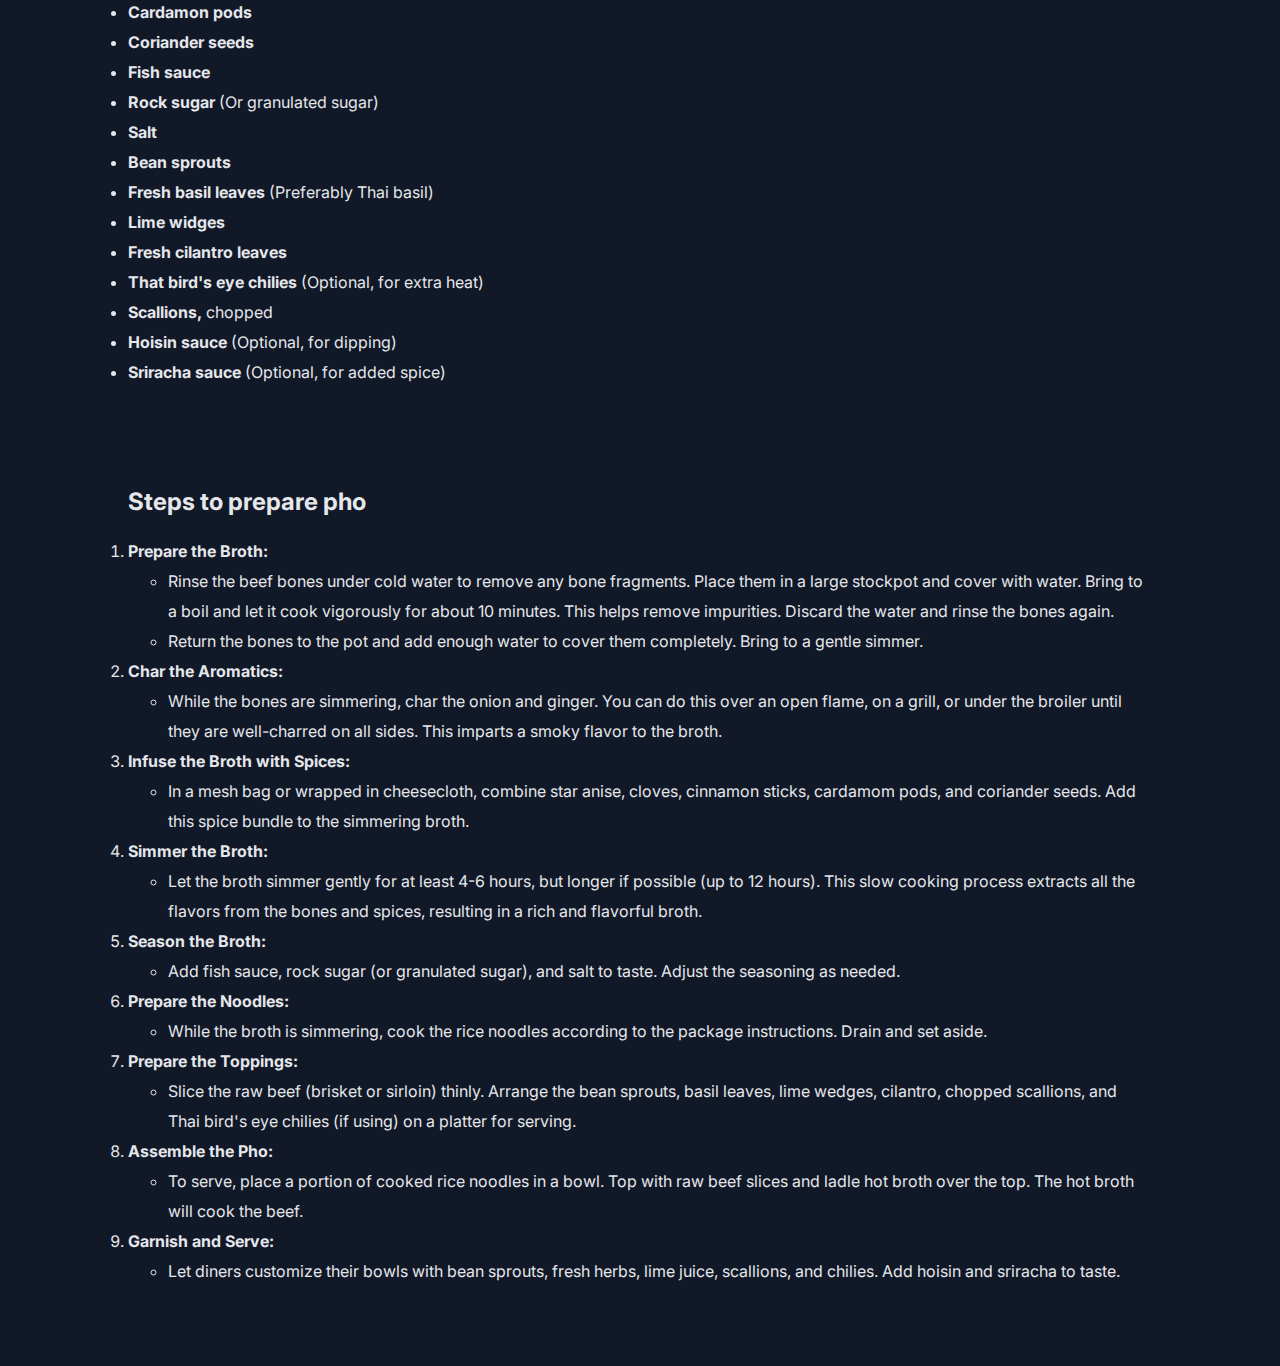
<file: recipes/pho.html>
<!DOCTYPE html>
<html lang="en">
<head>
    <meta charset="UTF-8">
    <meta name="viewport" content="width=device-width, initial-scale=1.0">
    <link rel="stylesheet" href="../styles.css">
    <title>Pho</title>
</head>
<body id="background">
    <div class="banner">
        <div class="website-title">
        <a href="../index.html"><h1>Odin Recipes</h1></a>
        </div>
        <div class="banner-right">
        <div class="banner-list">
            <ul>
                <a href="../recipes/adobada.html"><li>Adobada</li></a>
                <a href="../recipes/birria.html"><li>Birria</li></a>
                <a href="../recipes/brisket.html"><li>Brisket</li></a>
            </ul>
        </div>
        <button>Recommend a recipe!</button>
        </div>
    </div>
    
    <div class="hero">
        <div class="hero-left">
            <h1>Pho</h1>
            <p>Pho, a Vietnamese culinary masterpiece that has become a global sensation. Originating in the early 20th century in Northern Vietnam, Pho's roots intertwine with the complex tapestry of the country's history. Initially a street food sold by vendors who skillfully balanced flavors, Pho evolved from a regional specialty to a symbol of Vietnamese identity. Its popularity soared during the French colonial period and later during the Vietnam War, as its comforting aroma and nourishing qualities provided solace and sustenance to locals and soldiers alike. Today, Pho stands as a testament to resilience and adaptability, continuing to enchant taste buds worldwide.</p>
            <p>At its essence, Pho is a harmonious symphony of flavors and textures. A steaming bowl of Pho typically consists of a clear, aromatic broth infused with spices like star anise, cinnamon, and cloves. Thin rice noodles, tender slices of meat (often beef or chicken), and an array of fresh herbs and condiments complete the ensemble. The ritual of assembling Pho at the table, customizing it with lime, bean sprouts, basil, and chili, adds a communal and interactive dimension to the dining experience. Each spoonful tells a story, inviting you to savor the cultural heritage and culinary finesse embedded in every bowl of this Vietnamese treasure.</p>
        </div>
        <div class="hero-right">
            <img src="../images/pho.jpg" alt="" class="food" height="310" width="510">
        </div>
    </div>

    <div class="page-section">
        <h2>Description</h2>
        <p>Pho, a Vietnamese culinary masterpiece, is a savory and aromatic noodle soup that has gained international acclaim for its rich flavors and comforting warmth. The dish typically consists of a clear and fragrant broth made by simmering beef or chicken bones, along with a blend of aromatic spices such as star anise, cinnamon, cloves, and cardamom. This slow-simmering process imparts a deep and complex flavor profile to the broth, creating the foundation for the dish's distinctive taste.</p>
        <p>The heart of pho lies in its thin rice noodles, which are typically flat and silky, providing a delicate texture that complements the robust broth. A bowl of pho is usually adorned with thinly sliced cuts of beef or chicken, and sometimes a combination of both. The meat is often added raw to the hot broth, allowing it to cook gently and maintain its tenderness. Fresh herbs, bean sprouts, lime wedges, and chili peppers are commonly served on the side, allowing diners to customize their bowls according to personal taste preferences.</p>
        <p>The taste of pho is a harmonious blend of savory, sweet, and aromatic notes, with the umami-rich broth serving as the centerpiece. The combination of the earthy spices and the natural sweetness of the bones creates a depth of flavor that is both satisfying and comforting. The rice noodles contribute a chewy texture, while the fresh herbs and condiments add a burst of freshness and a hint of heat. Pho is not only a culinary delight but also a cultural experience, reflecting the balance and harmony valued in Vietnamese cuisine.</p>
        <p>Beyond its delicious taste, pho is a symbol of Vietnamese culture and community. It is a dish that brings people together, whether enjoyed at a street-side stall in Hanoi or in a bustling restaurant abroad. The meticulous preparation and attention to detail in crafting each bowl of pho showcase the dedication and pride that go into this iconic Vietnamese dish.</p>
    </div>

    <div class="page-section">
        <h2>History</h2>
        <p>The history of pho is deeply intertwined with the cultural tapestry of Vietnam, and its origins can be traced back to the early 20th century. While the exact genesis of pho remains somewhat shrouded in mystery, it is widely believed to have originated in the northern regions of Vietnam, around the Hanoi and Nam Dinh areas. Some theories suggest that pho draws inspiration from Chinese and French culinary influences, as Vietnam was under French colonial rule during this period. The dish gradually evolved as a fusion of local flavors and foreign influences, reflecting the dynamic nature of Vietnamese cuisine.</p>
        <p>Pho emerged as a humble street food, initially sold by itinerant street vendors who roamed the neighborhoods carrying mobile kitchens. It quickly gained popularity due to its affordability, accessibility, and, most importantly, its delicious taste. The dish resonated with the Vietnamese palate, and its popularity spread throughout the country, becoming a staple in both urban centers and rural villages. As Vietnam underwent periods of conflict and social upheaval, pho remained a constant, providing comfort and nourishment to people from all walks of life.</p>
        <p>Beyond its role as a beloved dish, pho holds significant cultural importance in Vietnam. It has become a symbol of national identity and pride, representing the resilience and adaptability of the Vietnamese people. Pho's popularity has transcended borders, and it is now celebrated worldwide as a quintessential Vietnamese culinary creation. The dish's journey from humble street food to international acclaim speaks to its ability to bridge cultural divides and capture the hearts and taste buds of people around the globe. Today, pho stands as a testament to the rich history and culinary prowess of Vietnam, a country where food is not just sustenance but a vibrant expression of identity and community.</p>
        <p>Pho's journey from a local Vietnamese specialty to a globally recognized and beloved dish is a testament to the power of culinary excellence and cultural exchange. The global dissemination of pho can be attributed to the Vietnamese diaspora, who carried their culinary traditions with them as they migrated to various corners of the world. As Vietnamese communities established themselves in new countries, they introduced pho to local palates, sparking an international culinary phenomenon. The rise of Vietnamese cuisine in the global gastronomic scene, with pho at its forefront, was further fueled by an increasing interest in diverse and authentic flavors. Restaurants specializing in Vietnamese cuisine began popping up worldwide, enticing both seasoned food enthusiasts and curious newcomers with the allure of this flavorful noodle soup. The internet and social media platforms also played a pivotal role, as food enthusiasts and influencers shared their love for pho, sparking a widespread appreciation for this iconic Vietnamese dish. Today, pho is not only a culinary ambassador for Vietnam but also a symbol of the global interconnectedness of gastronomy, showcasing how a humble street food can captivate taste buds and find a place in the hearts of people across continents.</p>
    </div>

    <div class="page-section">
        <h2>Ingredients</h2>
        <ul>
            <li><strong>Beef bones</strong></li>
            <li><strong>Beef brisket or beef sirloin,</strong> thinly sliced</li>
            <li><strong>Rice noodles</strong> (Flat or thin)</li>
            <li><strong>Onion</strong> (Charred or roasted)</li>
            <li><strong>Fresh ginger</strong> (Charred or roasted)</li>
            <li><strong>Star anise</strong></li>
            <li><strong>Cloves</strong></li>
            <li><strong>Cinammon sticks</strong></li>
            <li><strong>Cardamon pods</strong></li>
            <li><strong>Coriander seeds</strong></li>
            <li><strong>Fish sauce</strong></li>
            <li><strong>Rock sugar</strong> (Or granulated sugar)</li>
            <li><strong>Salt</strong></li>
            <li><strong>Bean sprouts</strong></li>
            <li><strong>Fresh basil leaves</strong> (Preferably Thai basil)</li>
            <li><strong>Lime widges</strong></li>
            <li><strong>Fresh cilantro leaves</strong></li>
            <li><strong>That bird's eye chilies</strong> (Optional, for extra heat)</li>
            <li><strong>Scallions,</strong> chopped</li>
            <li><strong>Hoisin sauce</strong> (Optional, for dipping)</li>
            <li><strong>Sriracha sauce</strong> (Optional, for added spice)</li>
        </ul>
    </div>

    <div class="page-section">
        <h2>Steps to prepare pho</h2>
        <ol>
            <li>
                <strong>Prepare the Broth:</strong>
                <ul>
                    <li class="mini-list-item">Rinse the beef bones under cold water to remove any bone fragments. Place them in a large stockpot and cover with water. Bring to a boil and let it cook vigorously for about 10 minutes. This helps remove impurities. Discard the water and rinse the bones again.</li>
                    <li class="mini-list-item">Return the bones to the pot and add enough water to cover them completely. Bring to a gentle simmer.</li>
                </ul>
            </li>
            <li>
                <strong>Char the Aromatics:</strong>
                <ul>
                    <li class="mini-list-item">While the bones are simmering, char the onion and ginger. You can do this over an open flame, on a grill, or under the broiler until they are well-charred on all sides. This imparts a smoky flavor to the broth.</li>
                </ul>
            </li>
            <li>
                <strong>Infuse the Broth with Spices:</strong>
                <ul>
                    <li class="mini-list-item">In a mesh bag or wrapped in cheesecloth, combine star anise, cloves, cinnamon sticks, cardamom pods, and coriander seeds. Add this spice bundle to the simmering broth.</li>
                </ul>
            </li>
            <li>
                <strong>Simmer the Broth:</strong>
                <ul>
                    <li class="mini-list-item">Let the broth simmer gently for at least 4-6 hours, but longer if possible (up to 12 hours). This slow cooking process extracts all the flavors from the bones and spices, resulting in a rich and flavorful broth.</li>
                </ul>
            </li>
            <li>
                <strong>Season the Broth:</strong>
                <ul>
                    <li class="mini-list-item">Add fish sauce, rock sugar (or granulated sugar), and salt to taste. Adjust the seasoning as needed.</li>
                </ul>
            </li>
            <li>
                <strong>Prepare the Noodles:</strong>
                <ul>
                    <li class="mini-list-item">While the broth is simmering, cook the rice noodles according to the package instructions. Drain and set aside.</li>
                </ul>
            </li>
            <li>
                <strong>Prepare the Toppings:</strong>
                <ul>
                    <li class="mini-list-item">Slice the raw beef (brisket or sirloin) thinly. Arrange the bean sprouts, basil leaves, lime wedges, cilantro, chopped scallions, and Thai bird's eye chilies (if using) on a platter for serving.</li>
                </ul>
            </li>
            <li>
                <strong>Assemble the Pho:</strong>
                <ul>
                    <li class="mini-list-item">To serve, place a portion of cooked rice noodles in a bowl. Top with raw beef slices and ladle hot broth over the top. The hot broth will cook the beef.</li>
                </ul>
            </li>
            <li>
                <strong>Garnish and Serve:</strong>
                <ul>
                    <li class="mini-list-item">Let diners customize their bowls with bean sprouts, fresh herbs, lime juice, scallions, and chilies. Add hoisin and sriracha to taste.</li>
                </ul>
            </li>
        </ol>
    </div>
</body>
</html>
</file>
<file: styles.css>
/* Universal */

@import url('https://fonts.googleapis.com/css2?family=Inter:wght@300;400;500;700;800&display=swap');

* {
    padding: 0;
    margin: 0;
    box-sizing: border-box;
    font-family: 'Inter', sans-serif;
}

.main-header {
    font-size: 40px;
}

.food {
    display: block;
    margin-left: auto;
    margin-right: auto;
}

/* Index */

#background {
    background-color: #111827;
    color: #E5E7EB;
}

.recipes-box {
    display: flex;
    align-items: center;
    justify-content: space-around;
    margin: 150px 0;
}

.recipe-img {
    display: block;
    object-fit: cover;
    width: 600px;
    height: 400px;
    border-radius: 8px;
}

.img {
    display: block;
    position: relative;
}

.img-overlay {
    position: absolute;
    top: 0;
    left: 0;
    width: 100%;
    height: 100%;
    background-color: rgba(0, 0, 0, 0.6);
    color: white;
    display: flex;
    flex-direction: column;
    align-items: center;
    justify-content: center;
    opacity: 0;
    transition: opacity 0.25s;
    border-radius: 8px;
}

.img-overlay > * {
    transform: translateY(20px);
    transition: transform 0.25s;
}

.img-overlay:hover {
    opacity: 1;
}

.img-overlay:hover > * {
    transform: translateY(0);
}

/* Universal Recipe Pages */

.banner, .banner-right {
    display: flex;
    align-items: center;
}

.banner {
    justify-content: space-between;
    margin: 30px 10%;
}

.banner-right, .banner-right ul {
    gap: 20px;
}

.banner-right ul {
    display: flex;
    list-style: none;
}

.banner a {
    text-decoration: none;
    color: #E5E7EB;
}

.banner h1 {
    font-size: 42px;
}

.banner li {
    font-size: 18px;
}

.banner-list a:hover {
    border-bottom: solid 1px #E5E7EB;
}

.banner-right button {
    background-color: #829ab1;
    color: black;
    padding: 10px 15px;
    border: none;
    border-radius: 4px;
    cursor: pointer;
}

.hero {
    display: flex;
    align-items: center;
    margin: 150px 10%;
    gap: 80px;
}

.hero h1, .hero p, .page-section h2, .page-section p {
    margin: 20px 0
}

.page-section {
    padding-bottom: 80px;
}

.hero p, .page-section p, .page-section li {
    line-height: 30px;
}

.mini-list-item {
    margin-left: 40px;
}

.page-section {
    margin: 0 10%;
}

.adobada {
    color: red;
}

/* Birria */

.birria {
    color: #5C1916;
}

/* Pho */

.pho {
    color: #9B6F3B;
}
</file>
